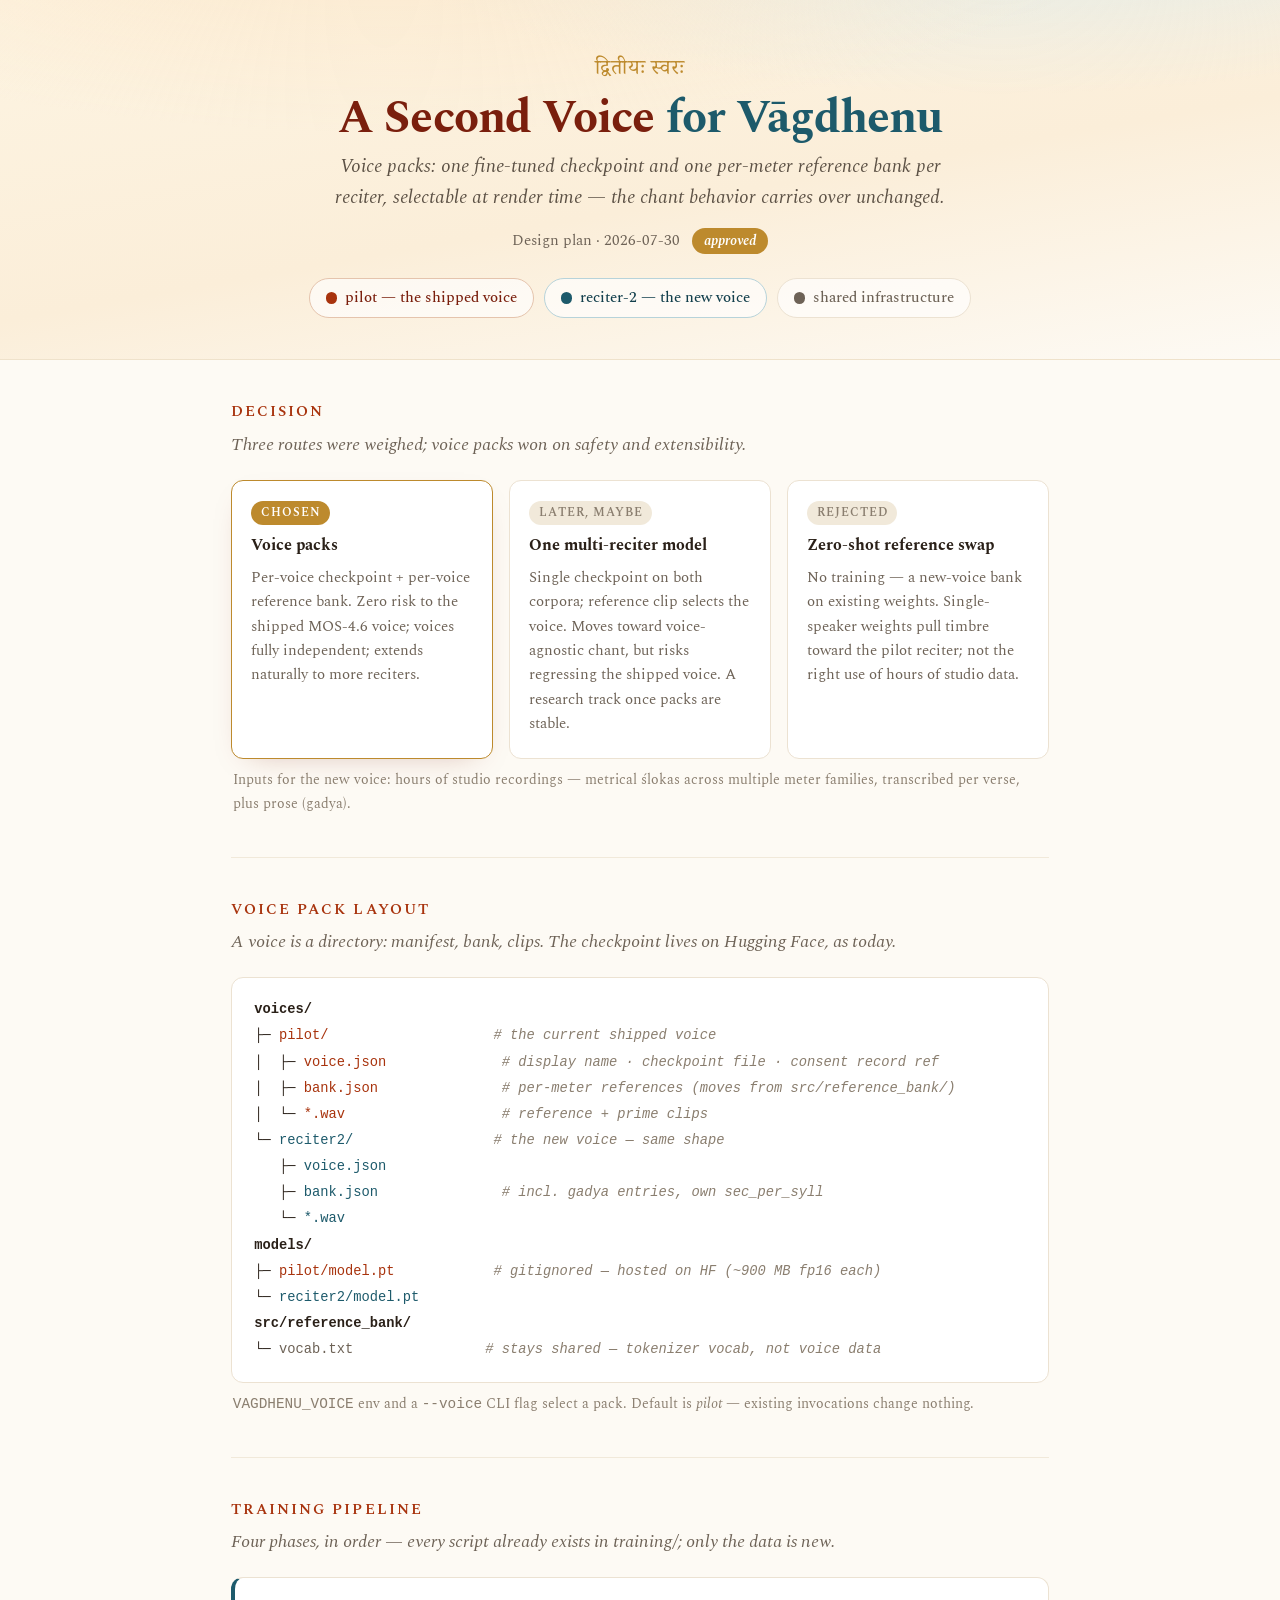
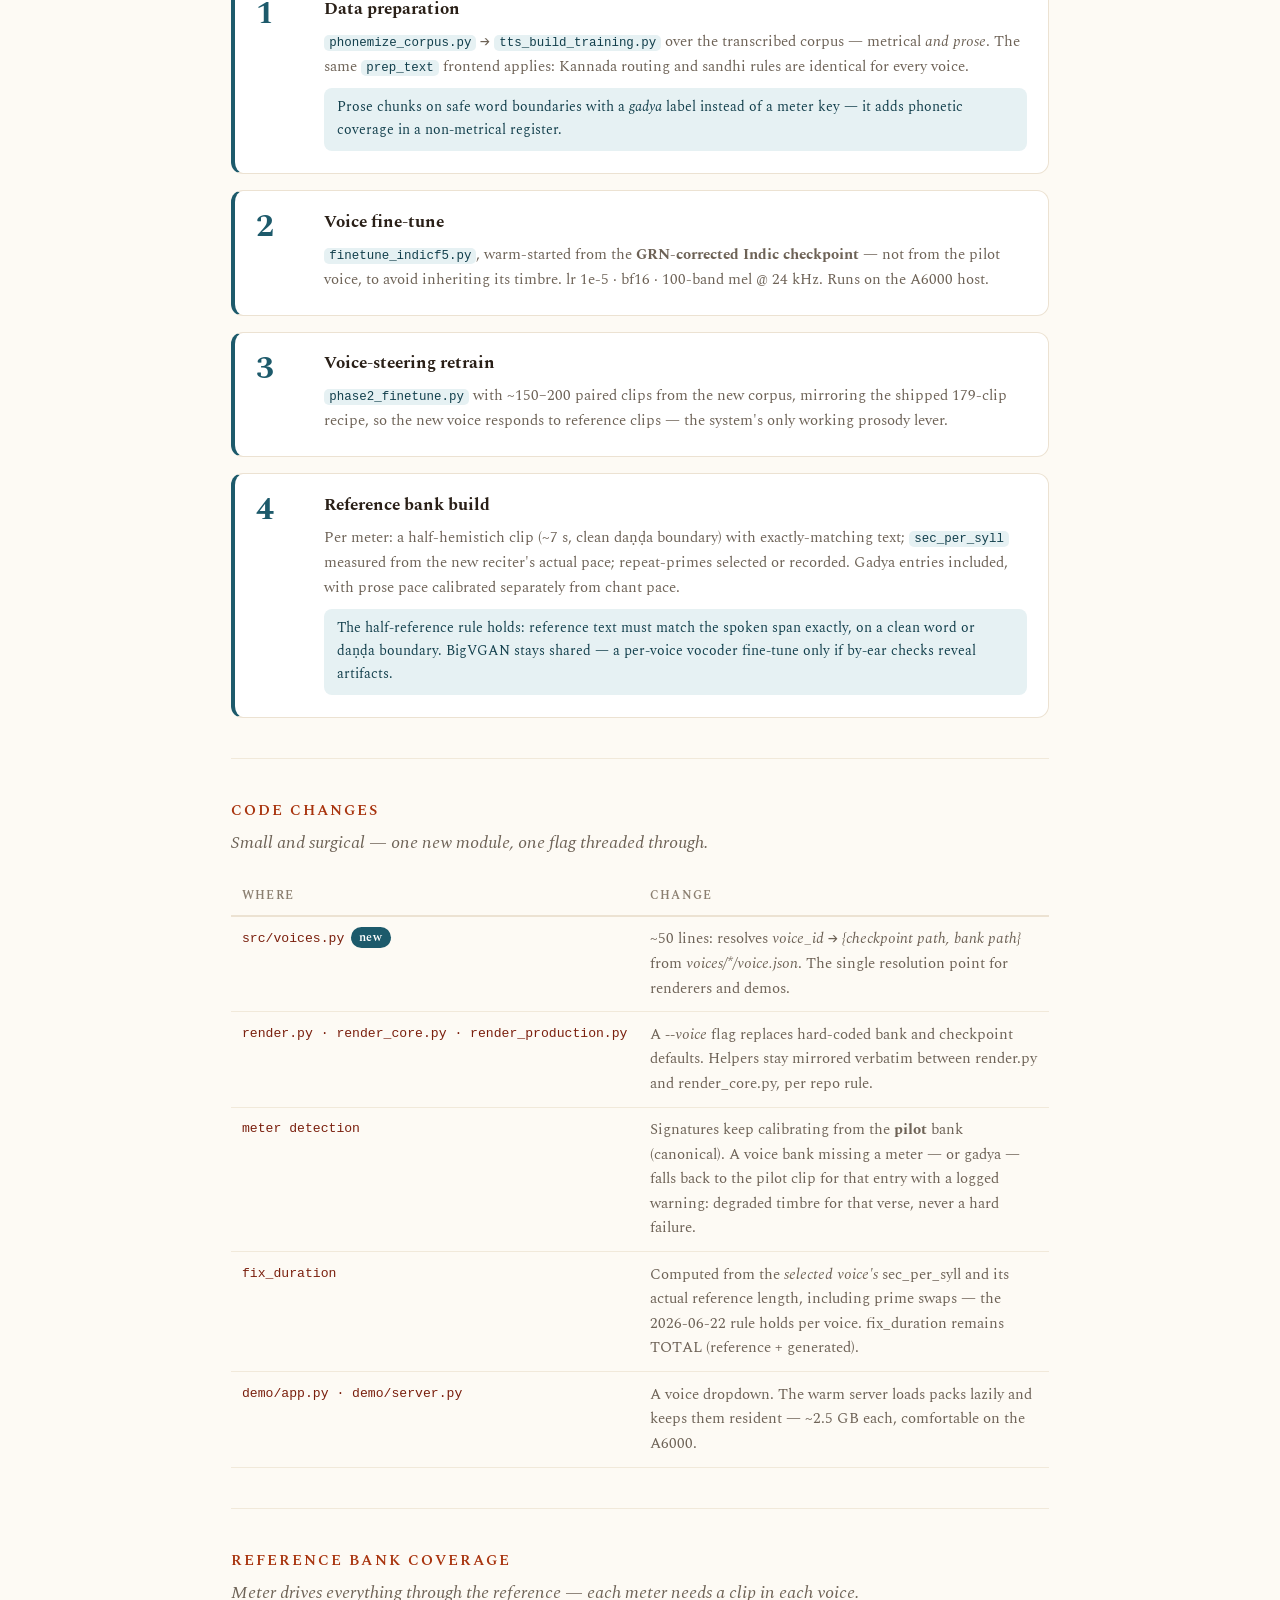
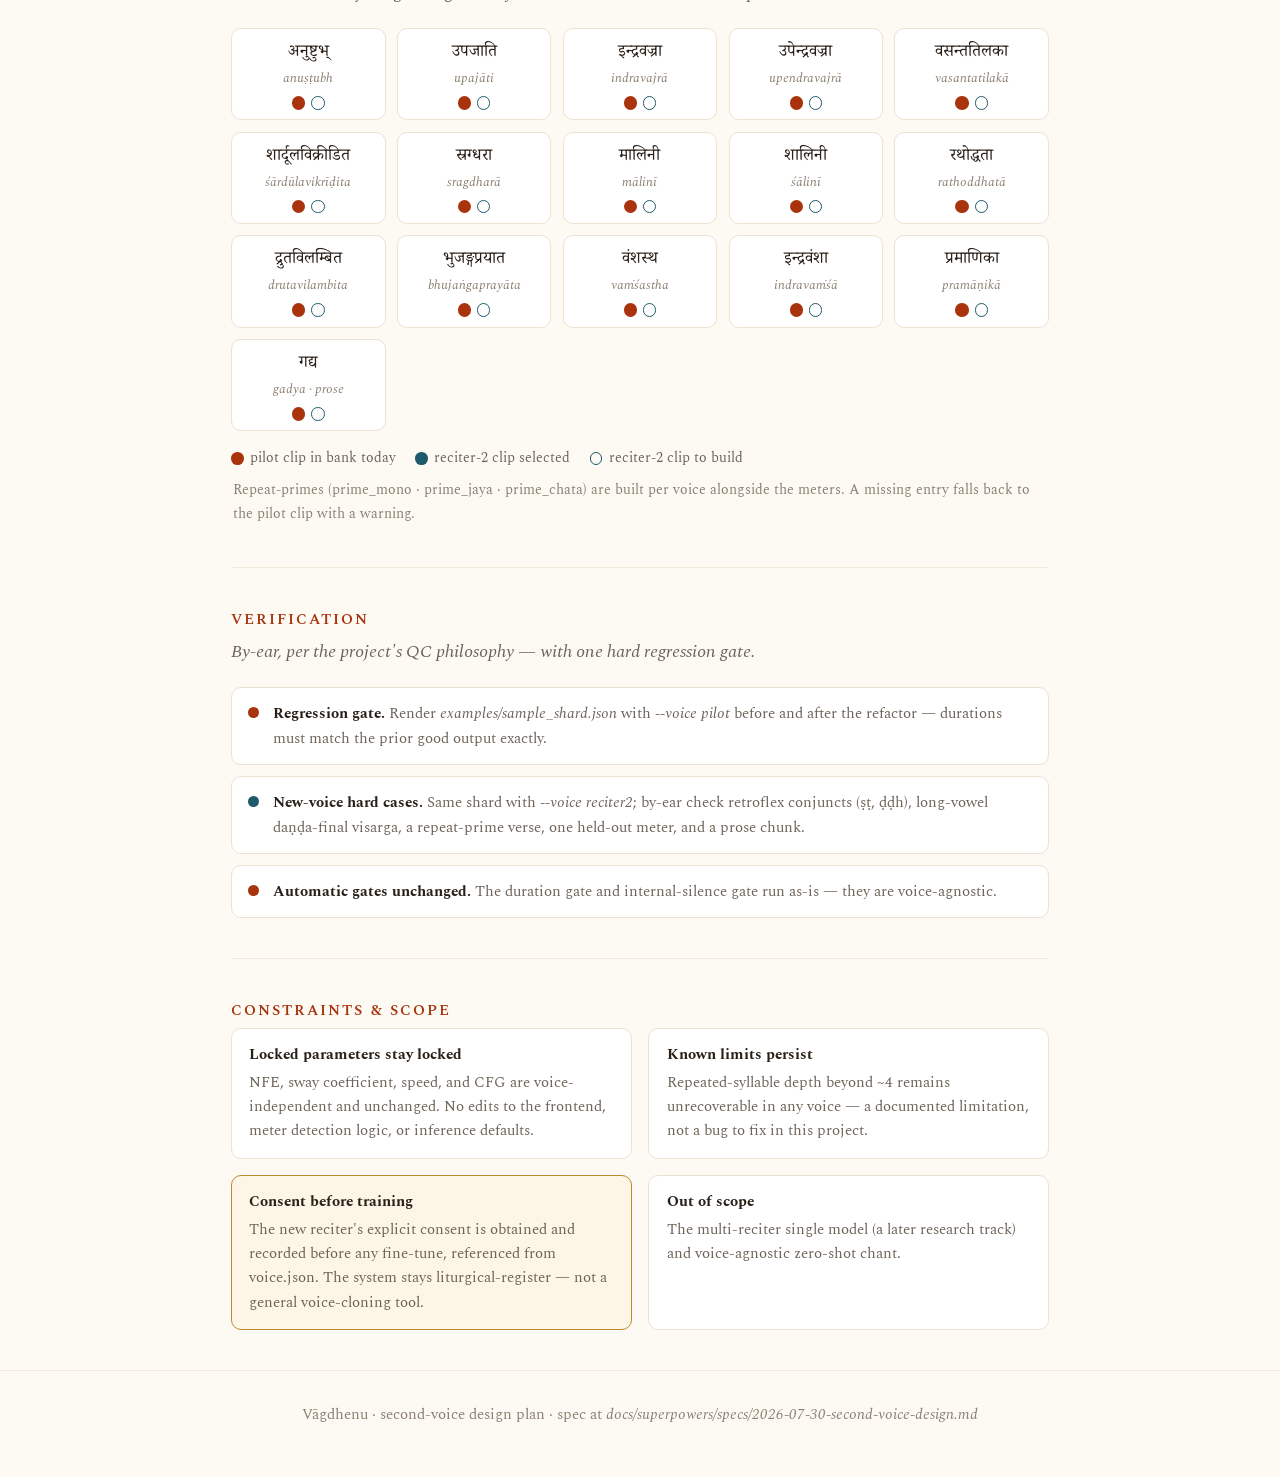
<file: design/index.html>
<!doctype html>
<html lang="en">
<head>
<meta charset="utf-8">
<meta name="viewport" content="width=device-width, initial-scale=1">
<title>Vāgdhenu — A Second Voice · Design Plan</title>
<meta name="description" content="Design plan for adding a second reciter's voice to Vāgdhenu via per-voice packs: fine-tuned checkpoint + per-meter reference bank, selectable at render time.">
<link rel="preconnect" href="https://fonts.googleapis.com">
<link rel="preconnect" href="https://fonts.gstatic.com" crossorigin>
<link href="https://fonts.googleapis.com/css2?family=Spectral:ital,wght@0,400;0,500;0,600;0,700;1,400&family=Noto+Serif+Devanagari:wght@400;500;600&display=swap" rel="stylesheet">
<link rel="stylesheet" href="design.css">
</head>
<body>

<header class="hero">
  <p class="sanskrit">द्वितीयः स्वरः</p>
  <h1>A Second Voice <span class="amp">for Vāgdhenu</span></h1>
  <p class="tag">Voice packs: one fine-tuned checkpoint and one per-meter reference bank per reciter, selectable at render time — the chant behavior carries over unchanged.</p>
  <p class="meta">Design plan · 2026-07-30 <span class="status">approved</span></p>
  <div class="voice-legend" role="list" aria-label="Voice color key used throughout this page">
    <span class="voice-chip pilot" role="listitem"><span class="dot" aria-hidden="true"></span> pilot — the shipped voice</span>
    <span class="voice-chip r2" role="listitem"><span class="dot" aria-hidden="true"></span> reciter-2 — the new voice</span>
    <span class="voice-chip shared" role="listitem"><span class="dot" aria-hidden="true"></span> shared infrastructure</span>
  </div>
</header>

<main class="wrap">

<section id="decision">
  <h2>Decision</h2>
  <p class="lead">Three routes were weighed; voice packs won on safety and extensibility.</p>
  <div class="decision">
    <div class="dcard chosen">
      <span class="verdict">chosen</span>
      <h3>Voice packs</h3>
      <p>Per-voice checkpoint + per-voice reference bank. Zero risk to the shipped MOS-4.6 voice; voices fully independent; extends naturally to more reciters.</p>
    </div>
    <div class="dcard rejected">
      <span class="verdict">later, maybe</span>
      <h3>One multi-reciter model</h3>
      <p>Single checkpoint on both corpora; reference clip selects the voice. Moves toward voice-agnostic chant, but risks regressing the shipped voice. A research track once packs are stable.</p>
    </div>
    <div class="dcard rejected">
      <span class="verdict">rejected</span>
      <h3>Zero-shot reference swap</h3>
      <p>No training — a new-voice bank on existing weights. Single-speaker weights pull timbre toward the pilot reciter; not the right use of hours of studio data.</p>
    </div>
  </div>
  <p class="note">Inputs for the new voice: hours of studio recordings — metrical ślokas across multiple meter families, transcribed per verse, plus prose (gadya).</p>
</section>

<section id="layout">
  <h2>Voice pack layout</h2>
  <p class="lead">A voice is a directory: manifest, bank, clips. The checkpoint lives on Hugging Face, as today.</p>
  <div class="tree" aria-label="Repository layout for voice packs">
    <div class="row"><span class="dir">voices/</span></div>
    <div class="row">├─ <span class="pilot">pilot/</span>                    <span class="c"># the current shipped voice</span></div>
    <div class="row">│  ├─ <span class="pilot">voice.json</span>              <span class="c"># display name · checkpoint file · consent record ref</span></div>
    <div class="row">│  ├─ <span class="pilot">bank.json</span>               <span class="c"># per-meter references (moves from src/reference_bank/)</span></div>
    <div class="row">│  └─ <span class="pilot">*.wav</span>                   <span class="c"># reference + prime clips</span></div>
    <div class="row">└─ <span class="r2">reciter2/</span>                 <span class="c"># the new voice — same shape</span></div>
    <div class="row">   ├─ <span class="r2">voice.json</span></div>
    <div class="row">   ├─ <span class="r2">bank.json</span>               <span class="c"># incl. gadya entries, own sec_per_syll</span></div>
    <div class="row">   └─ <span class="r2">*.wav</span></div>
    <div class="row"><span class="dir">models/</span></div>
    <div class="row">├─ <span class="pilot">pilot/model.pt</span>            <span class="c"># gitignored — hosted on HF (~900 MB fp16 each)</span></div>
    <div class="row">└─ <span class="r2">reciter2/model.pt</span></div>
    <div class="row"><span class="dir">src/reference_bank/</span></div>
    <div class="row">└─ <span class="shared">vocab.txt</span>                <span class="c"># stays shared — tokenizer vocab, not voice data</span></div>
  </div>
  <p class="note"><code>VAGDHENU_VOICE</code> env and a <code>--voice</code> CLI flag select a pack. Default is <em>pilot</em> — existing invocations change nothing.</p>
</section>

<section id="training">
  <h2>Training pipeline</h2>
  <p class="lead">Four phases, in order — every script already exists in <em>training/</em>; only the data is new.</p>
  <div class="phases">
    <div class="phase">
      <span class="num" aria-hidden="true"></span>
      <div>
        <h3>Data preparation</h3>
        <p><code>phonemize_corpus.py</code> → <code>tts_build_training.py</code> over the transcribed corpus — metrical <em>and prose</em>. The same <code>prep_text</code> frontend applies: Kannada routing and sandhi rules are identical for every voice.</p>
        <p class="rule">Prose chunks on safe word boundaries with a <em>gadya</em> label instead of a meter key — it adds phonetic coverage in a non-metrical register.</p>
      </div>
    </div>
    <div class="phase">
      <span class="num" aria-hidden="true"></span>
      <div>
        <h3>Voice fine-tune</h3>
        <p><code>finetune_indicf5.py</code>, warm-started from the <strong>GRN-corrected Indic checkpoint</strong> — not from the pilot voice, to avoid inheriting its timbre. lr 1e-5 · bf16 · 100-band mel @ 24 kHz. Runs on the A6000 host.</p>
      </div>
    </div>
    <div class="phase">
      <span class="num" aria-hidden="true"></span>
      <div>
        <h3>Voice-steering retrain</h3>
        <p><code>phase2_finetune.py</code> with ~150–200 paired clips from the new corpus, mirroring the shipped 179-clip recipe, so the new voice responds to reference clips — the system's only working prosody lever.</p>
      </div>
    </div>
    <div class="phase">
      <span class="num" aria-hidden="true"></span>
      <div>
        <h3>Reference bank build</h3>
        <p>Per meter: a half-hemistich clip (~7 s, clean daṇḍa boundary) with exactly-matching text; <code>sec_per_syll</code> measured from the new reciter's actual pace; repeat-primes selected or recorded. Gadya entries included, with prose pace calibrated separately from chant pace.</p>
        <p class="rule">The half-reference rule holds: reference text must match the spoken span exactly, on a clean word or daṇḍa boundary. BigVGAN stays shared — a per-voice vocoder fine-tune only if by-ear checks reveal artifacts.</p>
      </div>
    </div>
  </div>
</section>

<section id="code">
  <h2>Code changes</h2>
  <p class="lead">Small and surgical — one new module, one flag threaded through.</p>
  <table class="changes">
    <thead>
      <tr><th scope="col">Where</th><th scope="col">Change</th></tr>
    </thead>
    <tbody>
      <tr>
        <td>src/voices.py<span class="new-badge">new</span></td>
        <td>~50 lines: resolves <em>voice_id → {checkpoint path, bank path}</em> from <em>voices/*/voice.json</em>. The single resolution point for renderers and demos.</td>
      </tr>
      <tr>
        <td>render.py · render_core.py · render_production.py</td>
        <td>A <em>--voice</em> flag replaces hard-coded bank and checkpoint defaults. Helpers stay mirrored verbatim between render.py and render_core.py, per repo rule.</td>
      </tr>
      <tr>
        <td>meter detection</td>
        <td>Signatures keep calibrating from the <strong>pilot</strong> bank (canonical). A voice bank missing a meter — or gadya — falls back to the pilot clip for that entry with a logged warning: degraded timbre for that verse, never a hard failure.</td>
      </tr>
      <tr>
        <td>fix_duration</td>
        <td>Computed from the <em>selected voice's</em> sec_per_syll and its actual reference length, including prime swaps — the 2026-06-22 rule holds per voice. fix_duration remains TOTAL (reference + generated).</td>
      </tr>
      <tr>
        <td>demo/app.py · demo/server.py</td>
        <td>A voice dropdown. The warm server loads packs lazily and keeps them resident — ~2.5 GB each, comfortable on the A6000.</td>
      </tr>
    </tbody>
  </table>
</section>

<section id="bank">
  <h2>Reference bank coverage</h2>
  <p class="lead">Meter drives everything through the reference — each meter needs a clip in each voice.</p>
  <div class="bank-grid">
    <div class="meter"><span class="deva">अनुष्टुभ्</span><span class="iast">anuṣṭubh</span><span class="dots"><i class="vdot have"></i><i class="vdot pending"></i></span></div>
    <div class="meter"><span class="deva">उपजाति</span><span class="iast">upajāti</span><span class="dots"><i class="vdot have"></i><i class="vdot pending"></i></span></div>
    <div class="meter"><span class="deva">इन्द्रवज्रा</span><span class="iast">indravajrā</span><span class="dots"><i class="vdot have"></i><i class="vdot pending"></i></span></div>
    <div class="meter"><span class="deva">उपेन्द्रवज्रा</span><span class="iast">upendravajrā</span><span class="dots"><i class="vdot have"></i><i class="vdot pending"></i></span></div>
    <div class="meter"><span class="deva">वसन्ततिलका</span><span class="iast">vasantatilakā</span><span class="dots"><i class="vdot have"></i><i class="vdot pending"></i></span></div>
    <div class="meter"><span class="deva">शार्दूलविक्रीडित</span><span class="iast">śārdūlavikrīḍita</span><span class="dots"><i class="vdot have"></i><i class="vdot pending"></i></span></div>
    <div class="meter"><span class="deva">स्रग्धरा</span><span class="iast">sragdharā</span><span class="dots"><i class="vdot have"></i><i class="vdot pending"></i></span></div>
    <div class="meter"><span class="deva">मालिनी</span><span class="iast">mālinī</span><span class="dots"><i class="vdot have"></i><i class="vdot pending"></i></span></div>
    <div class="meter"><span class="deva">शालिनी</span><span class="iast">śālinī</span><span class="dots"><i class="vdot have"></i><i class="vdot pending"></i></span></div>
    <div class="meter"><span class="deva">रथोद्धता</span><span class="iast">rathoddhatā</span><span class="dots"><i class="vdot have"></i><i class="vdot pending"></i></span></div>
    <div class="meter"><span class="deva">द्रुतविलम्बित</span><span class="iast">drutavilambita</span><span class="dots"><i class="vdot have"></i><i class="vdot pending"></i></span></div>
    <div class="meter"><span class="deva">भुजङ्गप्रयात</span><span class="iast">bhujaṅgaprayāta</span><span class="dots"><i class="vdot have"></i><i class="vdot pending"></i></span></div>
    <div class="meter"><span class="deva">वंशस्थ</span><span class="iast">vaṁśastha</span><span class="dots"><i class="vdot have"></i><i class="vdot pending"></i></span></div>
    <div class="meter"><span class="deva">इन्द्रवंशा</span><span class="iast">indravaṁśā</span><span class="dots"><i class="vdot have"></i><i class="vdot pending"></i></span></div>
    <div class="meter"><span class="deva">प्रमाणिका</span><span class="iast">pramāṇikā</span><span class="dots"><i class="vdot have"></i><i class="vdot pending"></i></span></div>
    <div class="meter"><span class="deva">गद्य</span><span class="iast">gadya · prose</span><span class="dots"><i class="vdot have"></i><i class="vdot pending"></i></span></div>
  </div>
  <div class="bank-key" aria-label="Coverage key">
    <span><i class="k-have"></i> pilot clip in bank today</span>
    <span><i class="k-build"></i> reciter-2 clip selected</span>
    <span><i class="k-pending"></i> reciter-2 clip to build</span>
  </div>
  <p class="note">Repeat-primes (prime_mono · prime_jaya · prime_chata) are built per voice alongside the meters. A missing entry falls back to the pilot clip with a warning.</p>
</section>

<section id="verification">
  <h2>Verification</h2>
  <p class="lead">By-ear, per the project's QC philosophy — with one hard regression gate.</p>
  <ul class="checks">
    <li class="gate"><strong>Regression gate.</strong> Render <em>examples/sample_shard.json</em> with <em>--voice pilot</em> before and after the refactor — durations must match the prior good output exactly.</li>
    <li class="ear"><strong>New-voice hard cases.</strong> Same shard with <em>--voice reciter2</em>; by-ear check retroflex conjuncts (ṣṭ, ḍḍh), long-vowel daṇḍa-final visarga, a repeat-prime verse, one held-out meter, and a prose chunk.</li>
    <li class="gate"><strong>Automatic gates unchanged.</strong> The duration gate and internal-silence gate run as-is — they are voice-agnostic.</li>
  </ul>
</section>

<section id="constraints">
  <h2>Constraints &amp; scope</h2>
  <div class="constraints">
    <div class="constraint">
      <strong>Locked parameters stay locked</strong>
      NFE, sway coefficient, speed, and CFG are voice-independent and unchanged. No edits to the frontend, meter detection logic, or inference defaults.
    </div>
    <div class="constraint">
      <strong>Known limits persist</strong>
      Repeated-syllable depth beyond ~4 remains unrecoverable in any voice — a documented limitation, not a bug to fix in this project.
    </div>
    <div class="constraint ethics">
      <strong>Consent before training</strong>
      The new reciter's explicit consent is obtained and recorded before any fine-tune, referenced from voice.json. The system stays liturgical-register — not a general voice-cloning tool.
    </div>
    <div class="constraint">
      <strong>Out of scope</strong>
      The multi-reciter single model (a later research track) and voice-agnostic zero-shot chant.
    </div>
  </div>
</section>

</main>

<footer>
  Vāgdhenu · second-voice design plan · spec at <em>docs/superpowers/specs/2026-07-30-second-voice-design.md</em>
</footer>

</body>
</html>
</file>
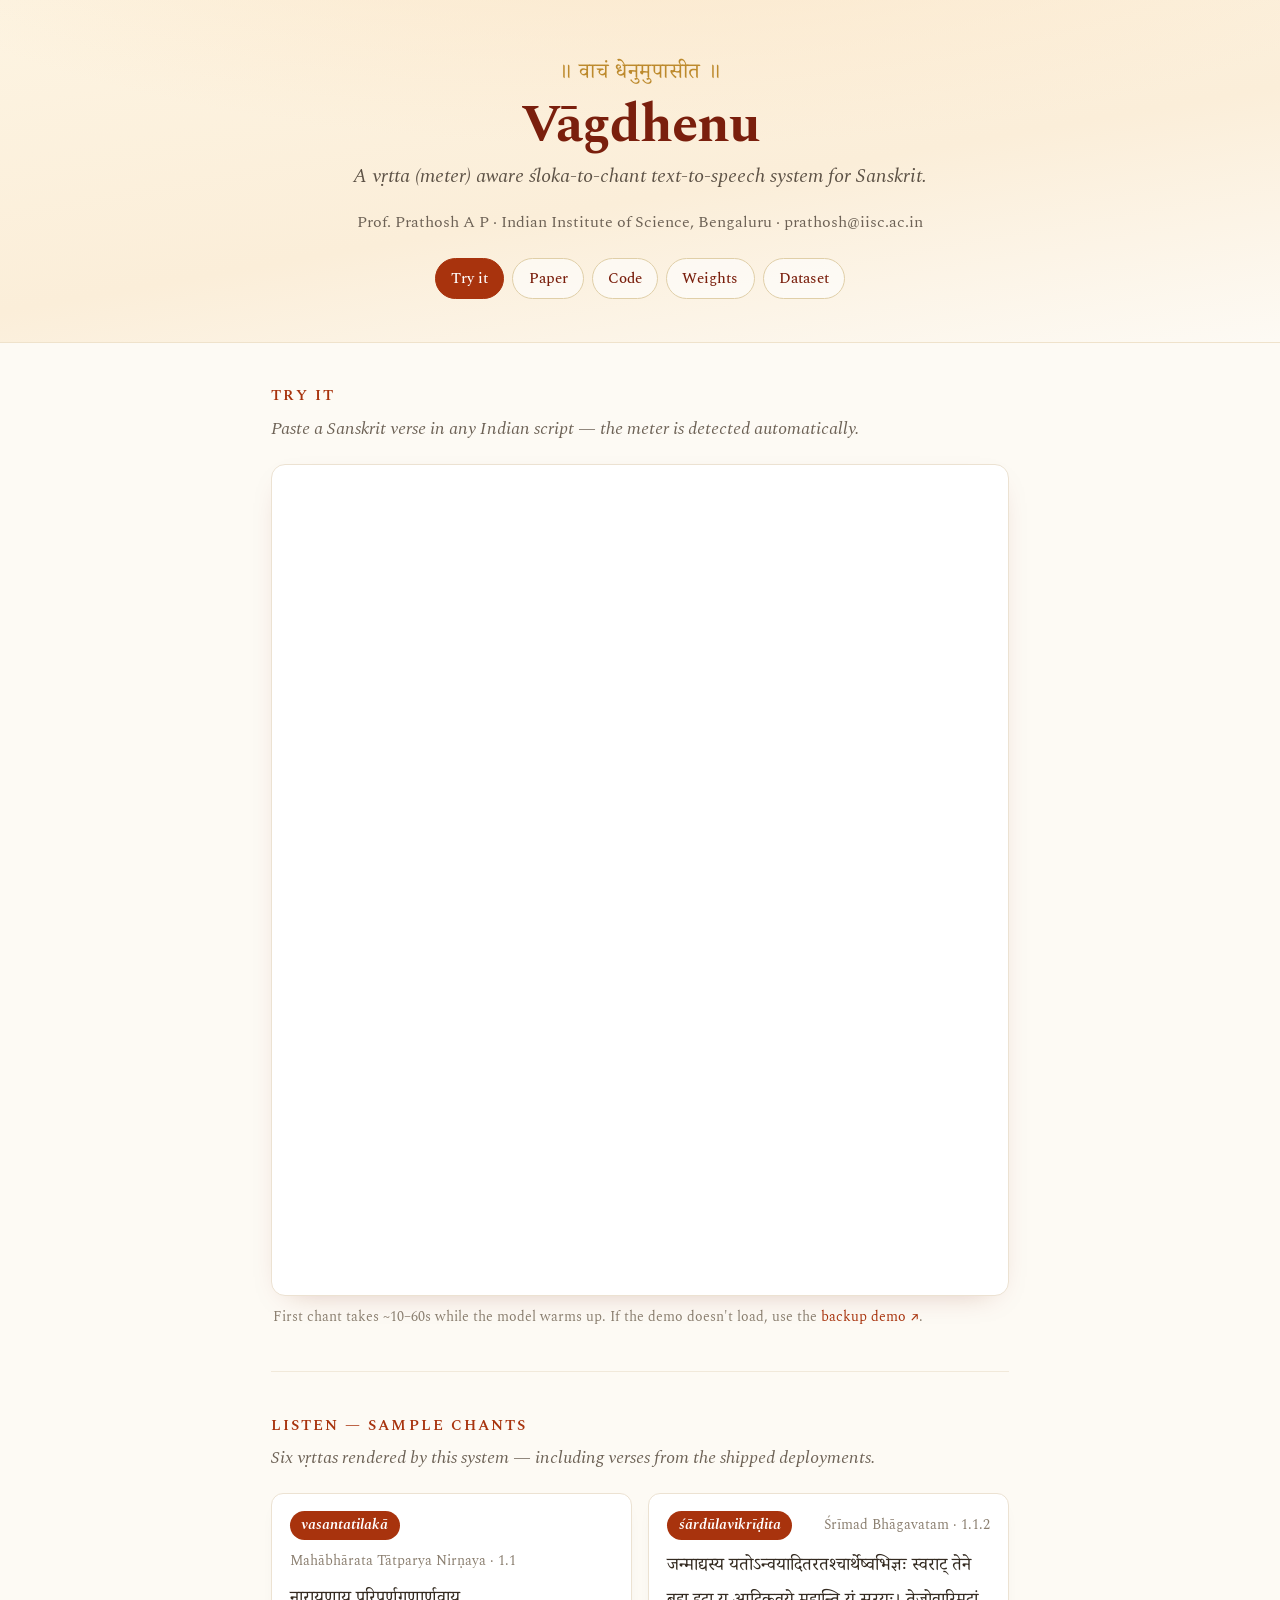
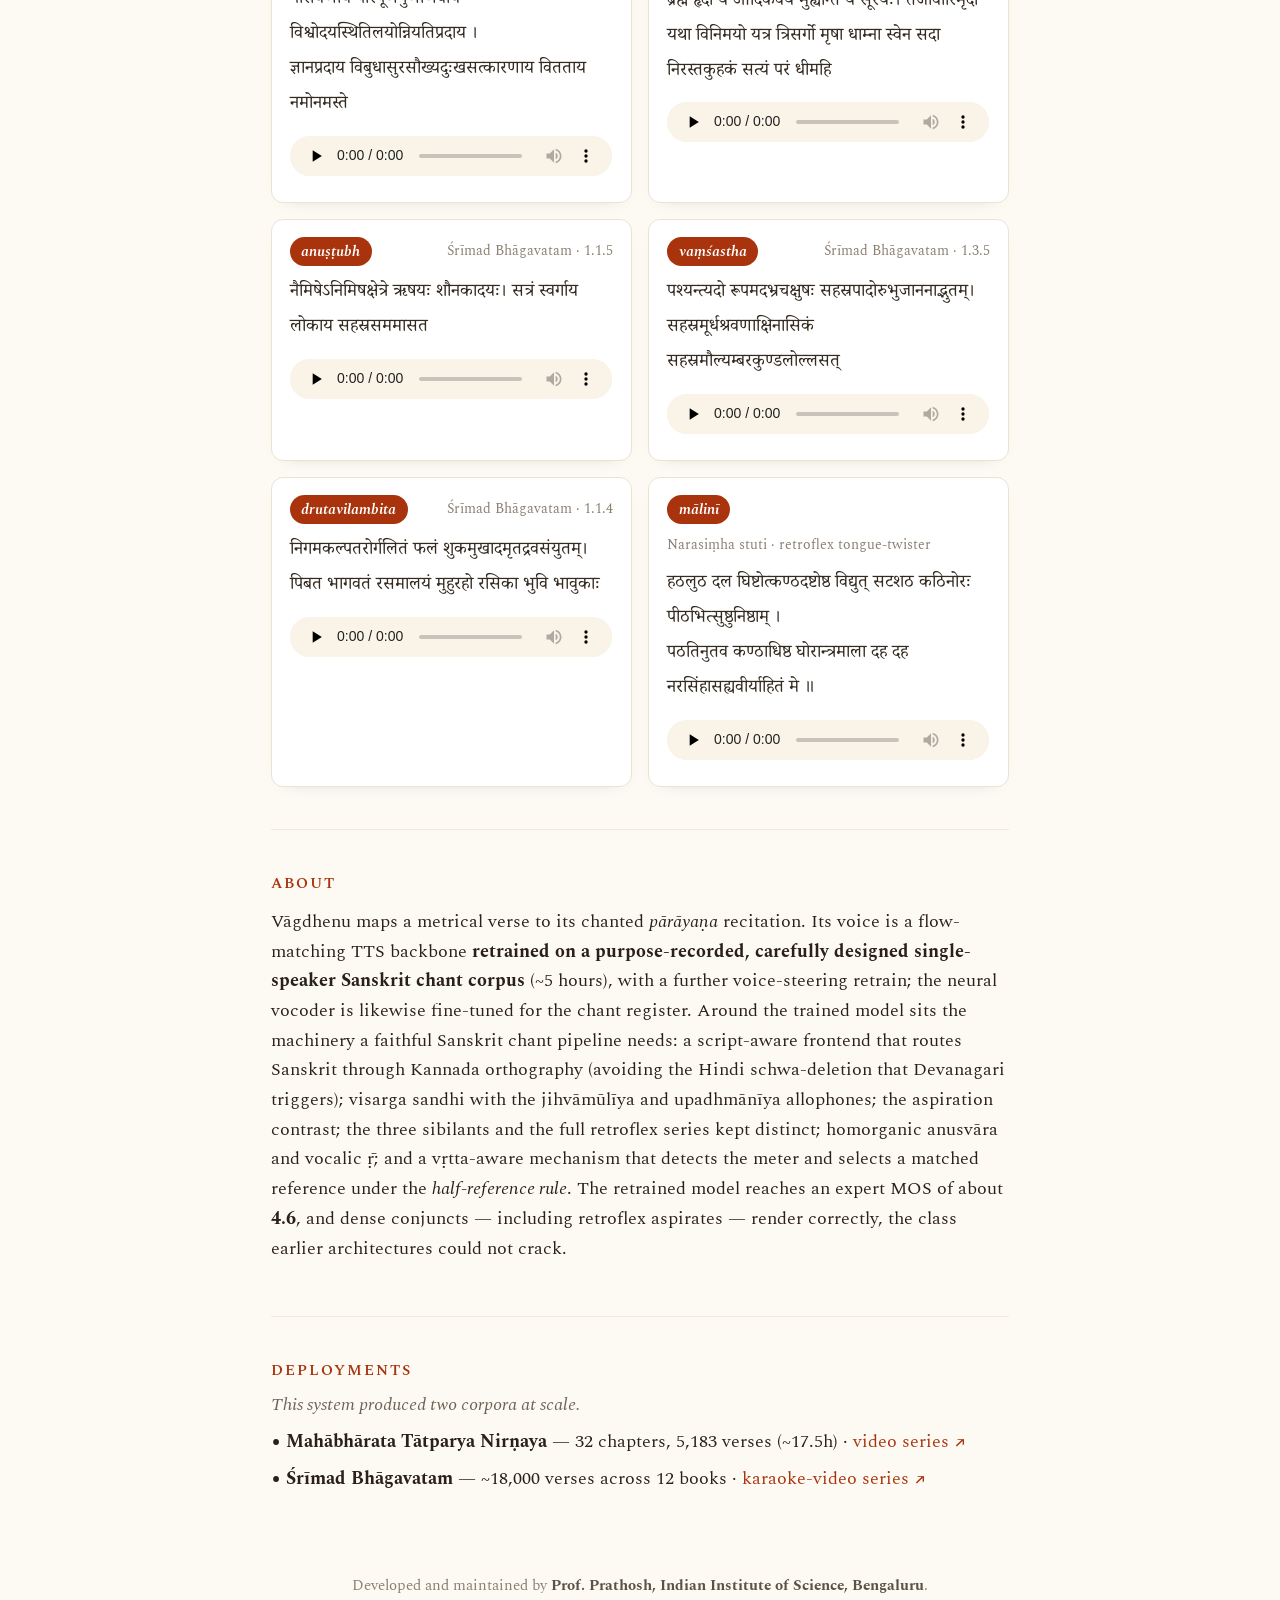
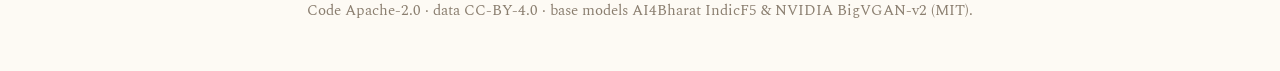
<file: docs/index.html>
<!doctype html>
<html lang="en">
<head>
<meta charset="utf-8">
<meta name="viewport" content="width=device-width, initial-scale=1">
<title>Vāgdhenu — A Vṛtta-Aware Śloka-to-Chant TTS for Sanskrit</title>
<meta name="description" content="Vāgdhenu: a meter-aware Sanskrit śloka-to-chant text-to-speech system. Prof. Prathosh A P, Indian Institute of Science, Bengaluru.">
<meta property="og:title" content="Vāgdhenu — Sanskrit Śloka-to-Chant TTS">
<meta property="og:description" content="A vṛtta (meter) aware śloka-to-chant system for Sanskrit. Try the live demo, hear sample chants, read the paper.">
<link rel="preconnect" href="https://fonts.googleapis.com">
<link rel="preconnect" href="https://fonts.gstatic.com" crossorigin>
<link href="https://fonts.googleapis.com/css2?family=Spectral:ital,wght@0,400;0,500;0,600;0,700;1,400&family=Noto+Serif+Devanagari:wght@400;500;600&display=swap" rel="stylesheet">
<style>
  :root {
    --ink:#2a2018; --soft:#6d6256; --accent:#a8330d; --gold:#bd8a2d;
    --line:#ece2d2; --bg:#fdfaf4; --card:#ffffff;
  }
  *{box-sizing:border-box}
  html{scroll-behavior:smooth}
  body{margin:0;background:var(--bg);color:#2a2018;
        font-family:'Spectral',Georgia,serif;font-size:18px;line-height:1.65;
        -webkit-font-smoothing:antialiased}
  .wrap{max-width:780px;margin:0 auto;padding:0 1.3rem}
  a{color:#a8330d;text-decoration:none}
  a:hover{text-decoration:underline}

  /* hero */
  header.hero{background:
      radial-gradient(1200px 380px at 50% -120px, #fbe6c9 0%, rgba(251,230,201,0) 70%),
      linear-gradient(170deg,#fdf4e2 0%, #fbeed9 55%, #fdfaf4 100%);
      border-bottom:1px solid #efe2cb;text-align:center;
      padding:3.6rem 1.3rem 2.7rem}
  .sanskrit{font-family:'Noto Serif Devanagari',serif;color:#bd8a2d;
             font-size:1.35rem;letter-spacing:.03em;margin:0 0 .35rem}
  h1{font-size:3.3rem;line-height:1;margin:.1rem 0 .5rem;font-weight:700;
      color:#7a1f0d;letter-spacing:-.02em}
  .tag{font-size:1.22rem;font-style:italic;color:#5c5145;margin:.2rem auto 1.1rem;max-width:30em}
  .by{color:#6d6256;font-size:1rem;margin:0 0 1.4rem}
  .by a{color:#6d6256}
  .pills{display:flex;flex-wrap:wrap;gap:.5rem;justify-content:center;margin-top:.4rem}
  .pill{display:inline-block;padding:.42rem .95rem;border:1px solid #e0cfa8;border-radius:999px;
         background:rgba(255,255,255,.6);color:#7a1f0d;font-size:.95rem;font-weight:500;
         transition:all .15s ease}
  .pill:hover{background:#a8330d;color:#fff;border-color:#a8330d;text-decoration:none}
  .pill.primary{background:#a8330d;color:#fff;border-color:#a8330d}
  .pill.primary:hover{background:#7a1f0d;border-color:#7a1f0d}

  section{padding:2.6rem 0}
  section + section{border-top:1px solid #f1e9da}
  h2{font-family:'Spectral',serif;font-size:.92rem;text-transform:uppercase;letter-spacing:.14em;
      color:#a8330d;font-weight:600;margin:0 0 .3rem}
  h2 + .lead{color:#6d6256;margin:.1rem 0 1.3rem;font-style:italic}
  p{margin:.7rem 0}

  .demo{border:1px solid #ece2d2;border-radius:14px;overflow:hidden;background:#fff;
         box-shadow:0 10px 30px -18px rgba(122,31,13,.35)}
  .demo iframe{display:block;width:100%;height:830px;border:0}
  .note{font-size:.9rem;color:#8a7e6f;margin:.6rem 2px 0}

  .clips{display:grid;grid-template-columns:repeat(2,1fr);gap:1rem}
  @media(max-width:600px){ .clips{grid-template-columns:1fr} }
  .clip{margin:0;background:#fff;border:1px solid #ece2d2;border-radius:12px;
         padding:1.05rem 1.15rem;box-shadow:0 6px 18px -16px rgba(0,0,0,.35)}
  .clip-head{display:flex;align-items:center;justify-content:space-between;gap:.6rem;flex-wrap:wrap}
  .badge{font-style:italic;font-weight:600;color:#fff;background:#a8330d;
          padding:.16rem .7rem;border-radius:999px;font-size:.92rem}
  .src{color:#8a7e6f;font-size:.9rem}
  .verse{font-family:'Noto Serif Devanagari',serif;font-size:1.12rem;line-height:1.95;
          color:#332a20;margin:.6rem 0 .8rem}
  audio{width:100%;height:40px}
  audio::-webkit-media-controls-panel{background:#faf4e8}

  .deploy p{margin:.45rem 0}
  footer{padding:2rem 0 3rem;color:#8a7e6f;font-size:.92rem;text-align:center}
  footer strong{color:#5c5145}
  @media(max-width:560px){ h1{font-size:2.5rem} body{font-size:17px} .demo iframe{height:860px} }
</style>
</head>
<body>
<header class="hero">
  <div class="wrap">
    <p class="sanskrit">॥ वाचं धेनुमुपासीत ॥</p>
    <h1>Vāgdhenu</h1>
    <p class="tag">A vṛtta (meter) aware śloka-to-chant text-to-speech system for Sanskrit.</p>
    <p class="by">Prof. Prathosh A P · Indian Institute of Science, Bengaluru · <a href="mailto:prathosh@iisc.ac.in">prathosh@iisc.ac.in</a></p>
    <div class="pills">
      <a class="pill primary" href="#try">Try it</a>
      <a class="pill" href="vagdhenu_paper.pdf">Paper</a>
      <a class="pill" href="https://github.com/prathoshap/vagdhenu">Code</a>
      <a class="pill" href="https://huggingface.co/prathoshap/vagdhenu">Weights</a>
      <a class="pill" href="https://huggingface.co/datasets/prathoshap/vagdhenu-data">Dataset</a>
    </div>
  </div>
</header>

<div class="wrap">
  <section id="try">
    <h2>Try it</h2>
    <p class="lead">Paste a Sanskrit verse in any Indian script — the meter is detected automatically.</p>
    <div class="demo">
      <iframe id="demoframe" loading="lazy" allow="autoplay" title="Vāgdhenu live demo"></iframe>
    </div>
    <p class="note">First chant takes ~10–60s while the model warms up. If the demo doesn't load,
      use the <a id="backuplink" href="https://prathoshap-vagdhenu-demo.hf.space?__theme=light" target="_blank" rel="noopener">backup demo&nbsp;↗</a>.</p>
  </section>

  <section>
    <h2>Listen — sample chants</h2>
    <p class="lead">Six vṛttas rendered by this system — including verses from the shipped deployments.</p>
    <div class="clips">
      <figure class="clip">
        <div class="clip-head">
          <span class="badge">vasantatilakā</span>
          <span class="src">Mahābhārata Tātparya Nirṇaya · 1.1</span>
        </div>
        <p class="verse">नारायणाय परिपूर्णगुणार्णवाय विश्वोदयस्थितिलयोन्नियतिप्रदाय ।<br>ज्ञानप्रदाय विबुधासुरसौख्यदुःखसत्कारणाय वितताय नमोनमस्ते</p>
        <audio controls preload="none" src="audio/01_vasantatilaka_mbtn.mp3"></audio>
      </figure>
      <figure class="clip">
        <div class="clip-head">
          <span class="badge">śārdūlavikrīḍita</span>
          <span class="src">Śrīmad Bhāgavatam · 1.1.2</span>
        </div>
        <p class="verse">जन्माद्यस्य यतोऽन्वयादितरतश्‍चार्थेष्वभिज्ञः स्वराट् तेने ब्रह्म हृदा य आदिकवये मुह्यन्ति यं सूरयः। तेजोवारिमृदां यथा विनिमयो यत्र त्रिसर्गो मृषा धाम्ना स्वेन सदा निरस्तकुहकं सत्यं परं धीमहि</p>
        <audio controls preload="none" src="audio/02_shardulavikridita_bhagavatam.mp3"></audio>
      </figure>
      <figure class="clip">
        <div class="clip-head">
          <span class="badge">anuṣṭubh</span>
          <span class="src">Śrīmad Bhāgavatam · 1.1.5</span>
        </div>
        <p class="verse">नैमिषेऽनिमिषक्षेत्रे ऋषयः शौनकादयः। सत्रं स्वर्गाय लोकाय सहस्रसममासत</p>
        <audio controls preload="none" src="audio/03_anushtubh_bhagavatam.mp3"></audio>
      </figure>
      <figure class="clip">
        <div class="clip-head">
          <span class="badge">vaṃśastha</span>
          <span class="src">Śrīmad Bhāgavatam · 1.3.5</span>
        </div>
        <p class="verse">पश्यन्त्यदो रूपमदभ्रचक्षुषः सहस्रपादोरुभुजाननाद्भुतम्। सहस्रमूर्धश्रवणाक्षिनासिकं सहस्रमौल्यम्बरकुण्डलोल्‍लसत्</p>
        <audio controls preload="none" src="audio/04_vamshastha_bhagavatam.mp3"></audio>
      </figure>
      <figure class="clip">
        <div class="clip-head">
          <span class="badge">drutavilambita</span>
          <span class="src">Śrīmad Bhāgavatam · 1.1.4</span>
        </div>
        <p class="verse">निगमकल्पतरोर्गलितं फलं शुकमुखादमृतद्रवसंयुतम्। पिबत भागवतं रसमालयं मुहुरहो रसिका भुवि भावुकाः</p>
        <audio controls preload="none" src="audio/05_drutavilambita_bhagavatam.mp3"></audio>
      </figure>
      <figure class="clip">
        <div class="clip-head">
          <span class="badge">mālinī</span>
          <span class="src">Narasiṃha stuti · retroflex tongue-twister</span>
        </div>
        <p class="verse">हठलुठ दल घिष्टोत्कण्ठदष्टोष्ठ विद्युत् सटशठ कठिनोरः पीठभित्सुष्ठुनिष्ठाम् ।<br>पठतिनुतव कण्ठाधिष्ठ घोरान्त्रमाला दह दह नरसिंहासह्यवीर्याहितं मे ॥</p>
        <audio controls preload="none" src="audio/06_malini_narasimha.mp3"></audio>
      </figure>
    </div>
  </section>

  <section>
    <h2>About</h2>
    <p>Vāgdhenu maps a metrical verse to its chanted <em>pārāyaṇa</em> recitation. Its voice is a
    flow-matching TTS backbone <strong>retrained on a purpose-recorded, carefully designed
    single-speaker Sanskrit chant corpus</strong> (~5 hours), with a further voice-steering retrain;
    the neural vocoder is likewise fine-tuned for the chant register. Around the trained model sits
    the machinery a faithful Sanskrit chant pipeline needs: a script-aware frontend that routes
    Sanskrit through Kannada orthography (avoiding the Hindi schwa-deletion that Devanagari triggers);
    visarga sandhi with the jihvāmūlīya and upadhmānīya allophones; the aspiration contrast; the three
    sibilants and the full retroflex series kept distinct; homorganic anusvāra and vocalic ṝ; and a
    vṛtta-aware mechanism that detects the meter and selects a matched reference under the
    <em>half-reference rule</em>. The retrained model reaches an expert MOS of about <strong>4.6</strong>,
    and dense conjuncts — including retroflex aspirates — render correctly, the class earlier
    architectures could not crack.</p>
  </section>

  <section class="deploy">
    <h2>Deployments</h2>
    <p class="lead">This system produced two corpora at scale.</p>
    <p>● <strong>Mahābhārata Tātparya Nirṇaya</strong> — 32 chapters, 5,183 verses (~17.5h) ·
       <a href="https://www.youtube.com/playlist?list=PLL1s8qiaGy0IP0G_PhlwaGA5EOfzoKrV_">video series ↗</a></p>
    <p>● <strong>Śrīmad Bhāgavatam</strong> — ~18,000 verses across 12 books ·
       <a href="https://www.youtube.com/playlist?list=PLDiYyVdyo2Sc">karaoke-video series ↗</a></p>
  </section>

  <footer>
    Developed and maintained by <strong>Prof. Prathosh, Indian Institute of Science, Bengaluru</strong>.<br>
    Code Apache-2.0 · data CC-BY-4.0 · base models AI4Bharat IndicF5 &amp; NVIDIA BigVGAN-v2 (MIT).
  </footer>
</div>
<script>
(function(){
  // ece A6000 only (no per-visitor quota). HF Space kept ONLY as an automatic fallback
  // if ece is unreachable. (HF_SHARE=0 → no proactive HF routing; it threw ZeroGPU quota notices.)
  var ECE = "https://demo.prathosh.in/?__theme=light";
  var HF  = "https://prathoshap-vagdhenu-demo.hf.space?__theme=light";
  var HF_SHARE = 0.0;   // 0 = everyone on ece (HF only as down-fallback)
  var frame = document.getElementById("demoframe");
  function use(url){ frame.src = url; }
  if (Math.random() < HF_SHARE) { use(HF); return; }
  // ece for the rest; if it's unreachable within 6s, fall back to HF too
  var done = false, ctrl = new AbortController();
  var timer = setTimeout(function(){ if(!done){ done=true; ctrl.abort(); use(HF); } }, 6000);
  fetch(ECE, {mode:"no-cors", signal:ctrl.signal, cache:"no-store"})
    .then(function(){ if(!done){ done=true; clearTimeout(timer); use(ECE); } })
    .catch(function(){ if(!done){ done=true; clearTimeout(timer); use(HF); } });
})();
</script>
</body>
</html>
</file>
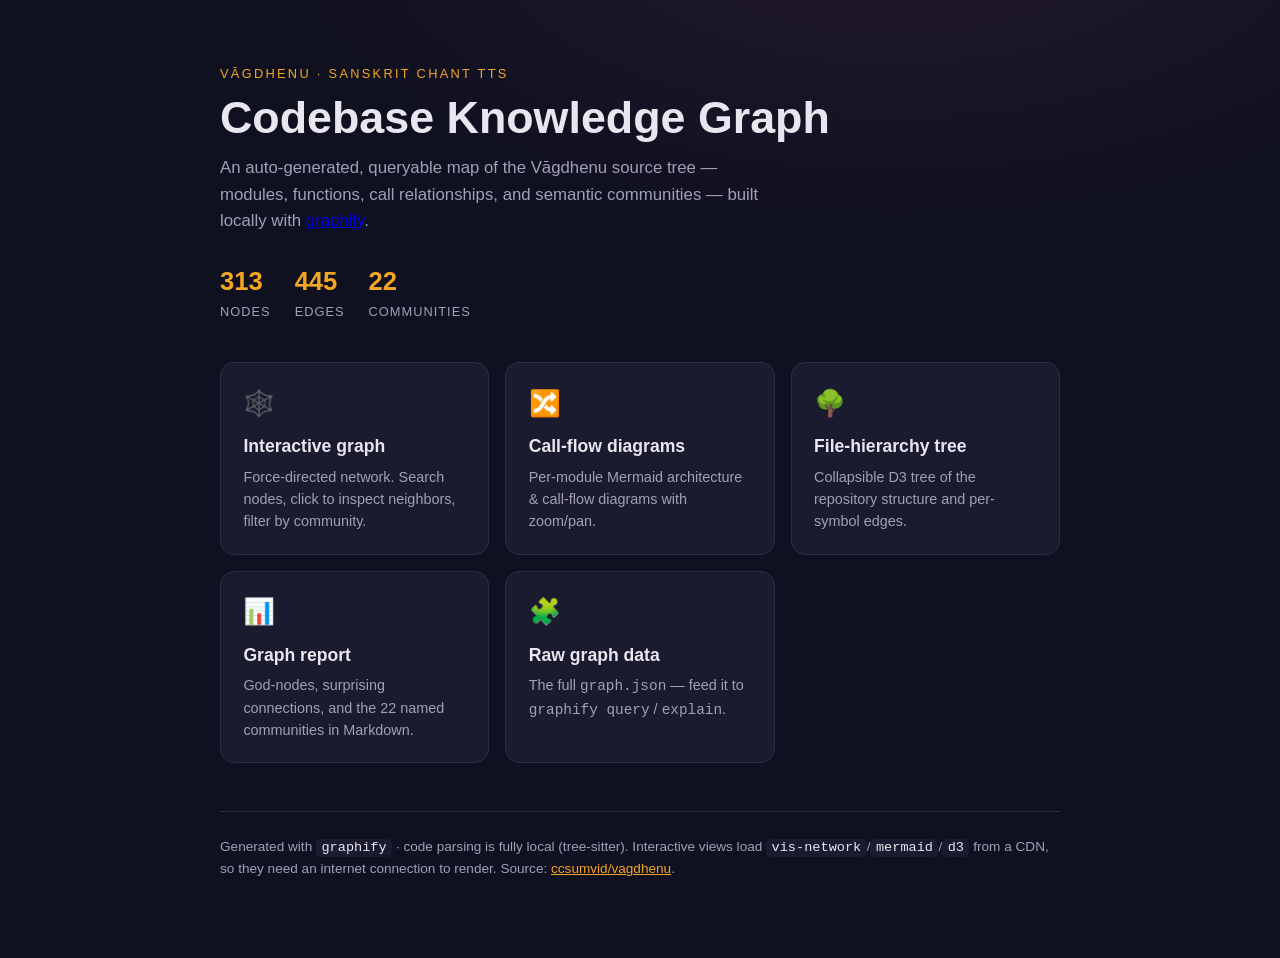
<file: docs/graph/index.html>
<!doctype html>
<html lang="en">
<head>
  <meta charset="utf-8">
  <meta name="viewport" content="width=device-width, initial-scale=1">
  <title>Vāgdhenu — Codebase Knowledge Graph</title>
  <link rel="icon" href="data:image/svg+xml,<svg xmlns='http://www.w3.org/2000/svg' viewBox='0 0 100 100'><text y='.9em' font-size='90'>🕸️</text></svg>">
  <link rel="stylesheet" href="style.css">
</head>
<body>
  <div class="wrap">
    <header>
      <p class="eyebrow">Vāgdhenu · Sanskrit Chant TTS</p>
      <h1>Codebase Knowledge Graph</h1>
      <p class="lede">
        An auto-generated, queryable map of the Vāgdhenu source tree — modules, functions, call
        relationships, and semantic communities — built locally with
        <a href="https://github.com/safishamsi/graphify">graphify</a>.
      </p>
      <ul class="stats">
        <li><span class="num">313</span><span class="lab">Nodes</span></li>
        <li><span class="num">445</span><span class="lab">Edges</span></li>
        <li><span class="num">22</span><span class="lab">Communities</span></li>
      </ul>
    </header>

    <main class="grid">
      <a class="card" href="graph.html">
        <div class="ico">🕸️</div>
        <h2>Interactive graph</h2>
        <p>Force-directed network. Search nodes, click to inspect neighbors, filter by community.</p>
      </a>
      <a class="card" href="callflow.html">
        <div class="ico">🔀</div>
        <h2>Call-flow diagrams</h2>
        <p>Per-module Mermaid architecture &amp; call-flow diagrams with zoom/pan.</p>
      </a>
      <a class="card" href="tree.html">
        <div class="ico">🌳</div>
        <h2>File-hierarchy tree</h2>
        <p>Collapsible D3 tree of the repository structure and per-symbol edges.</p>
      </a>
      <a class="card" href="GRAPH_REPORT.md">
        <div class="ico">📊</div>
        <h2>Graph report</h2>
        <p>God-nodes, surprising connections, and the 22 named communities in Markdown.</p>
      </a>
      <a class="card" href="graph.json">
        <div class="ico">🧩</div>
        <h2>Raw graph data</h2>
        <p>The full <code>graph.json</code> — feed it to <code>graphify query</code> / <code>explain</code>.</p>
      </a>
    </main>

    <footer>
      Generated with <code>graphify</code> · code parsing is fully local (tree-sitter). Interactive
      views load <code>vis-network</code>/<code>mermaid</code>/<code>d3</code> from a CDN, so they need
      an internet connection to render. Source:
      <a href="https://github.com/ccsumvid/vagdhenu">ccsumvid/vagdhenu</a>.
    </footer>
  </div>
</body>
</html>
</file>
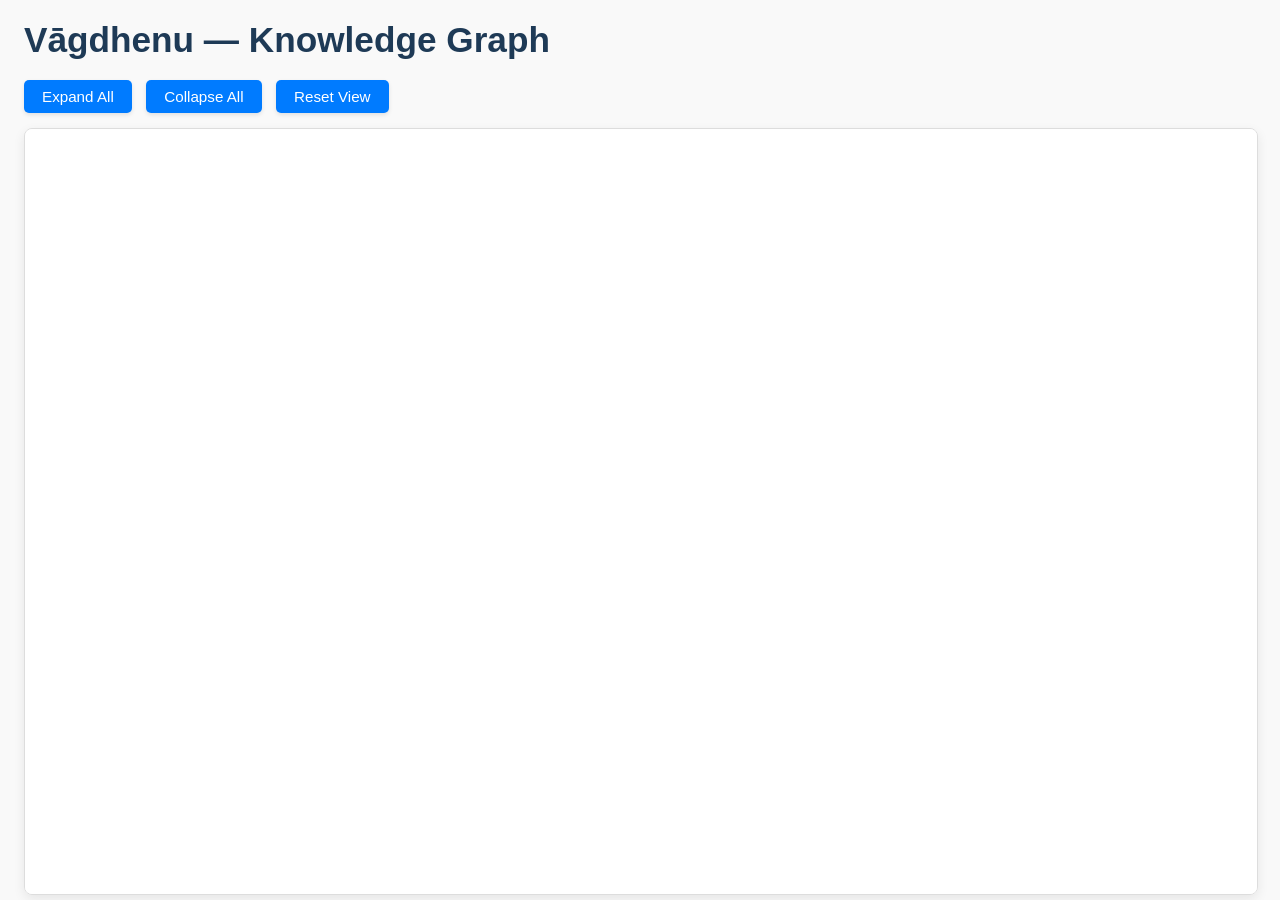
<file: docs/graph/tree.html>
<!DOCTYPE html>
<html lang="en">
<head>
  <meta charset="UTF-8">
  <title>Vāgdhenu — graphify tree viewer</title>
  <style>
    body {
      font-family: 'Segoe UI', sans-serif;
      margin: 0;
      padding: 0;
      background: #f9f9f9;
      color: #333;
    }
    h1 {
      margin: 20px 0 0 24px;
      font-size: 2.2rem;
      font-weight: bold;
      color: #1e3a56;
    }
    .controls {
      margin: 20px 0 15px 24px;
    }
    button {
      margin-right: 10px;
      padding: 8px 18px;
      background: #007bff;
      color: #fff;
      border: none;
      border-radius: 5px;
      font-size: 0.95rem;
      cursor: pointer;
      transition: background 0.2s ease-in-out;
      box-shadow: 0 2px 4px rgba(0,0,0,0.1);
    }
    button:hover {
      background: #0056b3;
    }
    button:active {
      background: #004085;
    }
    #tree-container {
      width: calc(100vw - 48px); /* Adjust for body margin/padding */
      height: 85vh;
      overflow: auto;
      border-radius: 8px;
      background: #fff;
      margin-left: 24px;
      margin-right: 24px;
      box-shadow: 0 4px 12px rgba(0,0,0,0.08);
      border: 1px solid #ddd;
    }
    svg {
      background: #fff;
      border-radius: 8px;
      display: block; /* Important for D3 */
    }
    .node circle {
      stroke-width: 2.5px;
    }
    .node text { /* Base style for the <text> container */
      font: 13px 'Segoe UI', sans-serif;
      paint-order: stroke fill; /* Ensures text is readable over lines */
      stroke: #fff; /* White halo */
      stroke-width: 3px; /* Halo thickness */
      stroke-linejoin: round;
      stroke-opacity: 0.85; /* Halo opacity */
    }
    .link {
      fill: none;
      stroke-opacity: 0.7;
      stroke-width: 2px;
    }
  </style>
</head>
<body>
  <h1>Vāgdhenu — Knowledge Graph</h1>
  <div class="controls">
    <button onclick="expandAll()">Expand All</button>
    <button onclick="collapseAll()">Collapse All</button>
    <button onclick="resetView()">Reset View</button>
  </div>
  <div id="tree-container">
    <svg id="tree-svg" width="6000" height="8000"></svg>
  </div>

  <script src="https://d3js.org/d3.v7.min.js"></script>
  <script>
    const initialJsonData = {"name":"V\u0101gdhenu","total_count":278,"children":[{"name":"demo","total_count":15,"children":[{"name":"app.py","total_count":11,"children":[{"name":"_ensure_assets()","total_count":1,"children":[]},{"name":"_ensure_bigvgan()","total_count":1,"children":[]},{"name":"_get_renderer()","total_count":1,"children":[]},{"name":"_render()","total_count":1,"children":[]},{"name":"_resolve_display()","total_count":1,"children":[]},{"name":"_tx()","total_count":1,"children":[]},{"name":"detected meter name -> (pretty bank key, recognized?).","total_count":1,"children":[]},{"name":"Fetch the 2 release weights (CPU-only) + resolve the tokenizer vocab. vocab.txt","total_count":1,"children":[]},{"name":"NVIDIA BigVGAN ships as a repo, not a pip package \u2014 clone it once and put it on","total_count":1,"children":[]},{"name":"synthesize()","total_count":1,"children":[]},{"name":"V\u0101gdhenu \u2014 Sanskrit/chant TTS demo (Hugging Face ZeroGPU Space).  Loads the rele","total_count":1,"children":[]}]},{"name":"server.py","total_count":4,"children":[{"name":"_resolve()","total_count":1,"children":[]},{"name":"_tx()","total_count":1,"children":[]},{"name":"synthesize()","total_count":1,"children":[]},{"name":"V\u0101gdhenu standalone warm server for a dedicated GPU (ece A6000). Loads the model","total_count":1,"children":[]}]}]},{"name":"scripts","total_count":3,"children":[{"name":"download_weights.py","total_count":1,"children":[{"name":"Fetch V\u0101gdhenu weights + the tokenizer vocab.txt into models/.  Everything neede","total_count":1,"children":[]}]},{"name":"setup.sh","total_count":2,"children":[{"name":"PYTHONPATH","total_count":1,"children":[]},{"name":"setup.sh script","total_count":1,"children":[]}]}]},{"name":"src","total_count":195,"children":[{"name":"build_clips.py","total_count":1,"children":[{"name":"Expand mbtn_adh01_manifest.json -> per-hemistich QC clips + 4 round-robin shards","total_count":1,"children":[]}]},{"name":"chandas_labeler.py","total_count":15,"children":[{"name":"_clean()","total_count":1,"children":[]},{"name":"_kn_class()","total_count":1,"children":[]},{"name":"Chandas / ga\u1e47a labeler \u2014 per-ak\u1e63ara laghu(L,1 m\u0101tr\u0101)/guru(G,2 m\u0101tr\u0101) scansion +","total_count":1,"children":[]},{"name":"char_gana_ids()","total_count":1,"children":[]},{"name":"identify()","total_count":1,"children":[]},{"name":"kannada_aksharas()","total_count":1,"children":[]},{"name":"label_verse()","total_count":1,"children":[]},{"name":"Per-char L/G id aligned to kn_text: 0=filler, 1=laghu, 2=guru. Returns (ids, ok,","total_count":1,"children":[]},{"name":"Return (weights list 'L'/'G', n_syllables) for a clean SLP1 string.","total_count":1,"children":[]},{"name":"Return per-p\u0101da list of per-ak\u1e63ara feature dicts:        {aksara, w(L/G), matra,","total_count":1,"children":[]},{"name":"scan()","total_count":1,"children":[]},{"name":"Segment Kannada into ak\u1e63aras \u2192 list of (kind, [char_indices]); kind 'aks' or 'fi","total_count":1,"children":[]},{"name":"Split clean SLP1 into orthographic ak\u1e63aras: [onset consonants][vowel][M/H/~]*. C","total_count":1,"children":[]},{"name":"syllabify_slp1()","total_count":1,"children":[]},{"name":"to_slp1()","total_count":1,"children":[]}]},{"name":"extract_prosody.py","total_count":4,"children":[{"name":"f0_energy()","total_count":1,"children":[]},{"name":"Per-ak\u1e63ara prosody bank \u2014 for each QC-aligned clip, extract F0 (librosa.pyin), e","total_count":1,"children":[]},{"name":"phones_of()","total_count":1,"children":[]},{"name":"span_prosody()","total_count":1,"children":[]}]},{"name":"gana_f5.py","total_count":14,"children":[{"name":"_gana_ids()","total_count":1,"children":[]},{"name":"_swara_ids()","total_count":1,"children":[]},{"name":"add_cond()","total_count":1,"children":[]},{"name":"add_gana()","total_count":1,"children":[]},{"name":"Attach a zero-init ga\u1e47a embedding and rebind forward. n_gana: 0=filler,1=laghu,2","total_count":1,"children":[]},{"name":"Attach zero-init ga\u1e47a(L/G) AND swara(note) embeddings; rebind forward to add bot","total_count":1,"children":[]},{"name":"CFM training forward threading BOTH ga\u1e47a (char_gana_ids, deterministic) and swar","total_count":1,"children":[]},{"name":"CFM training forward with ga\u1e47a threaded \u2014 computes ga\u1e47a from the same text strin","total_count":1,"children":[]},{"name":"cond_cfm_forward()","total_count":1,"children":[]},{"name":"cond_forward()","total_count":1,"children":[]},{"name":"gana_cfm_forward()","total_count":1,"children":[]},{"name":"gana_forward()","total_count":1,"children":[]},{"name":"Ga\u1e47aDiT integration for IndicF5 \u2014 adds a zero-init per-char ga\u1e47a(L/G) embedding","total_count":1,"children":[]},{"name":"Per-char L/G ids for text t, cached (764 unique texts \u2192 scanned once each).","total_count":1,"children":[]}]},{"name":"gana_uni.py","total_count":13,"children":[{"name":".__init__()","total_count":1,"children":[]},{"name":".forward()","total_count":1,"children":[]},{"name":"_durc()","total_count":1,"children":[]},{"name":"_f0c()","total_count":1,"children":[]},{"name":"_padfit()","total_count":1,"children":[]},{"name":"_pick()","total_count":1,"children":[]},{"name":"add_cond_uni()","total_count":1,"children":[]},{"name":"Attach ga\u1e47a embed + continuous F0 encoder + continuous duration encoder (all zer","total_count":1,"children":[]},{"name":"cond_cfm_forward_uni()","total_count":1,"children":[]},{"name":"cond_forward_uni()","total_count":1,"children":[]},{"name":"ContEncode","total_count":1,"children":[]},{"name":"Continuous scalar (per char) \u2192 text-dim vector. Fourier features + MLP, zero-ini","total_count":1,"children":[]},{"name":"Unified continuous prosody conditioner for IndicF5: ga\u1e47a(L/G) + continuous F0 (p","total_count":1,"children":[]}]},{"name":"limits.py","total_count":9,"children":[{"name":"_n_aksharas()","total_count":1,"children":[]},{"name":"Abuse guards shared by the demo server (ece) and the HF Space:  - one shloka per","total_count":1,"children":[]},{"name":"check_and_count()","total_count":1,"children":[]},{"name":"client_ip()","total_count":1,"children":[]},{"name":"Count Devanagari/Kannada ak\u1e63aras (independent vowels + non-vir\u0101ma-killed consona","total_count":1,"children":[]},{"name":"Real visitor IP \u2014 prefer Cloudflare's header (tunnel), then X-Forwarded-For, the","total_count":1,"children":[]},{"name":"Return an error message if the input is not a single shloka, else None.","total_count":1,"children":[]},{"name":"True if under today's limit (and records the use); False if the daily quota is e","total_count":1,"children":[]},{"name":"validate_one_shloka()","total_count":1,"children":[]}]},{"name":"prep_text.py","total_count":27,"children":[{"name":"_next_real()","total_count":1,"children":[]},{"name":"align_slp1()","total_count":1,"children":[]},{"name":"Apply visarga + anusv\u0101ra conversions on a da\u1e47\u1e0da/number-stripped Devanagari strin","total_count":1,"children":[]},{"name":"Chant echo-vowel for the segment-final visarga: \u1e25 \u2192 h + the preceding vowel.","total_count":1,"children":[]},{"name":"Colon\u2192visarga, remove da\u1e47\u1e0das/pipes/slashes/quotes/digits, hyphen\u2192space; avagraha","total_count":1,"children":[]},{"name":"detect_script()","total_count":1,"children":[]},{"name":"fix_colon()","total_count":1,"children":[]},{"name":"Index of next non-skip char after position i, or None.","total_count":1,"children":[]},{"name":"Kannada-safe NORMALIZED path (A/B Arm B): E48 sandhi minus jihv\u0101m\u016bl\u012bya/upadhm\u0101n\u012b","total_count":1,"children":[]},{"name":"mfa_text()","total_count":1,"children":[]},{"name":"model_text()","total_count":1,"children":[]},{"name":"model_text_norm()","total_count":1,"children":[]},{"name":"model_text_sandhi()","total_count":1,"children":[]},{"name":"Phonetic Devanagari (visarga/anusv\u0101ra conversions) \u2014 annotation for a future pho","total_count":1,"children":[]},{"name":"phonetic_mfa()","total_count":1,"children":[]},{"name":"PLAIN champion path (A/B Arm A): strip punct, transliterate Deva\u2192Kannada, NO san","total_count":1,"children":[]},{"name":"Plain SLP1 for MFA forced-alignment (model-native convention: visarga=H, anusv\u0101r","total_count":1,"children":[]},{"name":"PRODUCTION normalizer: strip punct \u2192 Deva\u2192SLP1 \u2192 visarga sandhi (utva/rutva/lopa","total_count":1,"children":[]},{"name":"SLP1 word \u2192 space-joined phone list (SLP1 is phonemic: 1 char = 1 phone).","total_count":1,"children":[]},{"name":"Stray Latin colon used as visarga: '\u0917\u0941\u0930\u0941:-' / '\u0917\u0941\u0930\u0941:' \u2192 '\u0917\u0941\u0930\u0941\u0903'.","total_count":1,"children":[]},{"name":"strip_punct()","total_count":1,"children":[]},{"name":"Text prep for the Prathosh voice fine-tune. Two outputs per verse:   - model_tex","total_count":1,"children":[]},{"name":"to_deva()","total_count":1,"children":[]},{"name":"visarga_echo_final()","total_count":1,"children":[]},{"name":"visarga_sandhi()","total_count":1,"children":[]},{"name":"Word-boundary visarga sandhi \u2014 utva/rutva/lopa ONLY (the sandhi that WAS resolve","total_count":1,"children":[]},{"name":"word_phones()","total_count":1,"children":[]}]},{"name":"render.py","total_count":22,"children":[{"name":".__init__()","total_count":1,"children":[]},{"name":".decode()","total_count":1,"children":[]},{"name":"_aksharas()","total_count":1,"children":[]},{"name":"_anusvara_m()","total_count":1,"children":[]},{"name":"_danda_fix()","total_count":1,"children":[]},{"name":"_ends_halant()","total_count":1,"children":[]},{"name":"_hna_metathesis()","total_count":1,"children":[]},{"name":"_rep_depths()","total_count":1,"children":[]},{"name":"_resplit_padawise()","total_count":1,"children":[]},{"name":"_satva()","total_count":1,"children":[]},{"name":"_stitch()","total_count":1,"children":[]},{"name":"_vocalic_l()","total_count":1,"children":[]},{"name":"bvgan()","total_count":1,"children":[]},{"name":"Cap","total_count":1,"children":[]},{"name":"gate()","total_count":1,"children":[]},{"name":"get_ref()","total_count":1,"children":[]},{"name":"h + retroflex/dental nasal conjunct -> nasal + h (\u0cb9\u0ccd\u0ca3->\u0ca3\u0ccd\u0cb9, \u0cb9\u0ccd\u0ca8->\u0ca8\u0ccd\u0cb9). F5 strugg","total_count":1,"children":[]},{"name":"n_aksharas()","total_count":1,"children":[]},{"name":"PERSISTENT BATCH renderer \u2014 load DiT+BigVGAN ONCE, loop over a shard of per-hemi","total_count":1,"children":[]},{"name":"render_clip()","total_count":1,"children":[]},{"name":"Trim F5 padding-silence/edge-artifacts to tight speech bounds (+ click-fades). f","total_count":1,"children":[]},{"name":"Vocalic \u1e37/\u1e39 (\u090c, \u0915\u0962) -> traditional 'l\u1e5b' rendering: matra \u0ce2->\u0ccd\u0cb2\u0cc3, \u0ce3->\u0ccd\u0cb2\u0cc4; indepen","total_count":1,"children":[]}]},{"name":"render_candidates.py","total_count":6,"children":[{"name":".__init__()","total_count":1,"children":[]},{"name":".decode()","total_count":1,"children":[]},{"name":"bvgan()","total_count":1,"children":[]},{"name":"Cap","total_count":1,"children":[]},{"name":"gate()","total_count":1,"children":[]},{"name":"Render each hemistich as K seed-candidates (separate files), gold pipeline + Big","total_count":1,"children":[]}]},{"name":"render_core.py","total_count":24,"children":[{"name":".__init__()","total_count":1,"children":[]},{"name":"._bvgan()","total_count":1,"children":[]},{"name":"._get_ref()","total_count":1,"children":[]},{"name":"._stitch()","total_count":1,"children":[]},{"name":".meters()","total_count":1,"children":[]},{"name":".render_one()","total_count":1,"children":[]},{"name":"_aksharas()","total_count":1,"children":[]},{"name":"_anusvara_m()","total_count":1,"children":[]},{"name":"_danda_fix()","total_count":1,"children":[]},{"name":"_ends_halant()","total_count":1,"children":[]},{"name":"_hna_metathesis()","total_count":1,"children":[]},{"name":"_rep_depths()","total_count":1,"children":[]},{"name":"_satva()","total_count":1,"children":[]},{"name":"_vocalic_l()","total_count":1,"children":[]},{"name":"Best-effort chandas (meter) detection from raw text in ANY Indic script, so a no","total_count":1,"children":[]},{"name":"detect_meter_key()","total_count":1,"children":[]},{"name":"gate()","total_count":1,"children":[]},{"name":"Loads DiT + vocos + BigVGAN + the reference bank ONCE; render_one() synthesizes","total_count":1,"children":[]},{"name":"n_aksharas()","total_count":1,"children":[]},{"name":"Renderer","total_count":1,"children":[]},{"name":"Reusable render core for V\u0101gdhenu \u2014 the gold per-hemistich pipeline as a callabl","total_count":1,"children":[]},{"name":"Split a free-text shloka into hemistich/pada pieces: newlines first, then dandas","total_count":1,"children":[]},{"name":"split_padas()","total_count":1,"children":[]},{"name":"Synthesize one shloka. text = free Devanagari (split into padas on newline/danda","total_count":1,"children":[]}]},{"name":"render_production.py","total_count":31,"children":[{"name":".__init__()","total_count":1,"children":[]},{"name":".decode()","total_count":1,"children":[]},{"name":"_aksharas()","total_count":1,"children":[]},{"name":"_anusvara_m()","total_count":1,"children":[]},{"name":"_basetext()","total_count":1,"children":[]},{"name":"_danda_fix()","total_count":1,"children":[]},{"name":"_ends_halant()","total_count":1,"children":[]},{"name":"_hna_metathesis()","total_count":1,"children":[]},{"name":"_rep_depths()","total_count":1,"children":[]},{"name":"_resplit_padawise()","total_count":1,"children":[]},{"name":"_satva()","total_count":1,"children":[]},{"name":"_self_double()","total_count":1,"children":[]},{"name":"_stitch()","total_count":1,"children":[]},{"name":"_tanpura()","total_count":1,"children":[]},{"name":"_vocalic_l()","total_count":1,"children":[]},{"name":"_warp_bands()","total_count":1,"children":[]},{"name":"Anusvara \u0c82 -> homorganic nasal of the FOLLOWING consonant (looks past spaces / w","total_count":1,"children":[]},{"name":"At a da\u1e47\u1e0da (segment end): anusvara -> m (always). Visarga -> ha/hi/hu echo ONLY","total_count":1,"children":[]},{"name":"bvgan()","total_count":1,"children":[]},{"name":"Cap","total_count":1,"children":[]},{"name":"Chorus 2-voice: phase-aligned pitch-shifted copy + LFO-modulated fractional dela","total_count":1,"children":[]},{"name":"Count syllable nuclei (Devanagari/Kannada): independent vowels + consonants not","total_count":1,"children":[]},{"name":"gate()","total_count":1,"children":[]},{"name":"h + retroflex/dental nasal conjunct -> nasal + h (\u0cb9\u0ccd\u0ca3->\u0ca3\u0ccd\u0cb9, \u0cb9\u0ccd\u0ca8->\u0ca8\u0ccd\u0cb9). F5 strugg","total_count":1,"children":[]},{"name":"Internal visarga before c/ch, \u1e6d/\u1e6dh, t/th -> \u015b/\u1e63/s + the consonant (satva, joined","total_count":1,"children":[]},{"name":"n_aksharas()","total_count":1,"children":[]},{"name":"PRODUCTION renderer \u2014 Prathosh Sanskrit chant TTS. Gold pipeline: voice_armA_ema","total_count":1,"children":[]},{"name":"Shift F5 mel along the 100-mel-band axis by `delta` bands (>0 = lower/bigger voi","total_count":1,"children":[]},{"name":"Synthesized tanpura (Pa-Sa-Sa-Sa, jawari buzz) tuned to the chant's Sa, mixed un","total_count":1,"children":[]},{"name":"Trim F5 padding-silence/edge-artifacts to tight speech bounds (+ click-fades) fo","total_count":1,"children":[]},{"name":"Vocalic \u1e37/\u1e39 -> 'l\u1e5b' rendering: \u0ce2->\u0ccd\u0cb2\u0cc3, \u0ce3->\u0ccd\u0cb2\u0cc4, \u0c8c->\u0cb2\u0cc3, \u0ce1->\u0cb2\u0cc4. Rare (\u221a\u0915\u094d\u0932\u0943\u092a\u094d, \u0905\u091a\u0940\u0915","total_count":1,"children":[]}]},{"name":"tts_g2p.py","total_count":1,"children":[{"name":"to_slp1()","total_count":1,"children":[]}]},{"name":"tts_meter.py","total_count":13,"children":[{"name":"_match_meter()","total_count":1,"children":[]},{"name":"_match_pada()","total_count":1,"children":[]},{"name":"analyze()","total_count":1,"children":[]},{"name":"Assign pada_index / pos_in_pada / pos_in_pada_norm to each syllable.      Syllab","total_count":1,"children":[]},{"name":"assign_pada_positions()","total_count":1,"children":[]},{"name":"detect_meter()","total_count":1,"children":[]},{"name":"Full meter analysis: mark sutras, detect meter on shloka-only, assign positions.","total_count":1,"children":[]},{"name":"Identify and mark sutra spans within the syllable stream.      A sutra block in","total_count":1,"children":[]},{"name":"mark_sutras()","total_count":1,"children":[]},{"name":"Match observed p\u0101da weight string against template. Last position is anceps.","total_count":1,"children":[]},{"name":"Pattern is the full GL-string. Split into 4 p\u0101das of plen, each must match any t","total_count":1,"children":[]},{"name":"Return meter info: {name, pada_length, num_padas, padas}.      Operates on the F","total_count":1,"children":[]},{"name":"run()","total_count":1,"children":[]}]},{"name":"tts_normalize.py","total_count":7,"children":[{"name":"collapse_ws()","total_count":1,"children":[]},{"name":"expand_om()","total_count":1,"children":[]},{"name":"normalize()","total_count":1,"children":[]},{"name":"rewrite_anusvara()","total_count":1,"children":[]},{"name":"rewrite_visarga()","total_count":1,"children":[]},{"name":"strip_editorial()","total_count":1,"children":[]},{"name":"strip_numerals()","total_count":1,"children":[]}]},{"name":"tts_syllabify.py","total_count":3,"children":[{"name":"_is_consonant()","total_count":1,"children":[]},{"name":"show()","total_count":1,"children":[]},{"name":"syllabify()","total_count":1,"children":[]}]},{"name":"tts_weight.py","total_count":4,"children":[{"name":"_cluster_chars()","total_count":1,"children":[]},{"name":"Drop nasalization diacritics from a cluster string.","total_count":1,"children":[]},{"name":"show()","total_count":1,"children":[]},{"name":"tag_weights()","total_count":1,"children":[]}]},{"name":"inspect_bank.py","total_count":1,"children":[]}]},{"name":"training","total_count":65,"children":[{"name":"align_indic_conformer.py","total_count":11,"children":[{"name":"25 fps \u2192 40 fps via cumulative-endpoint scaling.","total_count":1,"children":[]},{"name":"align_one()","total_count":1,"children":[]},{"name":"conformer_frame_to_attn_frame()","total_count":1,"children":[]},{"name":"Devanagari \u2192 Sanskrit BPE token ids using the model's tokenizer.","total_count":1,"children":[]},{"name":"Forward audio \u2192 CTC log-probs (T, V). Resamples to 16 kHz first.","total_count":1,"children":[]},{"name":"get_ctc_log_probs()","total_count":1,"children":[]},{"name":"load_model()","total_count":1,"children":[]},{"name":"main()","total_count":1,"children":[]},{"name":"mode='pilot' returns 30 stratified clips; mode='full' returns all eligible.","total_count":1,"children":[]},{"name":"select_clips()","total_count":1,"children":[]},{"name":"tokenize_reference()","total_count":1,"children":[]}]},{"name":"bigvgan_vocoder_train.py","total_count":7,"children":[{"name":".__getitem__()","total_count":1,"children":[]},{"name":".__init__()","total_count":1,"children":[]},{"name":".__len__()","total_count":1,"children":[]},{"name":"main()","total_count":1,"children":[]},{"name":"mel_spectrogram()","total_count":1,"children":[]},{"name":"Standalone BigVGAN vocoder (mel -> audio) for Matcha-TTS Sanskrit. Reuses VITS2","total_count":1,"children":[]},{"name":"VocDS","total_count":1,"children":[]}]},{"name":"download_sanskrit_corpus.py","total_count":13,"children":[{"name":".__init__()","total_count":1,"children":[]},{"name":".handle_starttag()","total_count":1,"children":[]},{"name":"_LinkHarvester","total_count":1,"children":[]},{"name":"download_dsbc()","total_count":1,"children":[]},{"name":"download_gretil()","total_count":1,"children":[]},{"name":"download_one()","total_count":1,"children":[]},{"name":"download_sangraha()","total_count":1,"children":[]},{"name":"DSBC files are small + dispersed; minimal grab.     The main collection is at ds","total_count":1,"children":[]},{"name":"fetch_url()","total_count":1,"children":[]},{"name":"GRETIL is a multi-page hub. Crawl the index + per-section pages to find all .txt","total_count":1,"children":[]},{"name":"harvest_gretil_links()","total_count":1,"children":[]},{"name":"main()","total_count":1,"children":[]},{"name":"Sangraha is on HuggingFace: ai4bharat/sangraha. Sanskrit split: language 'san' o","total_count":1,"children":[]}]},{"name":"finetune_indicf5.py","total_count":1,"children":[{"name":"Fine-tune IndicF5 (F5/flow-matching) on pilot_reciter 5h. Warm-start from the GR","total_count":1,"children":[]}]},{"name":"indicf5_clone.py","total_count":1,"children":[{"name":"IndicF5 zero-shot voice-cloning feasibility test for Sanskrit. Clone pilot_recit","total_count":1,"children":[]}]},{"name":"indicf5_grnfix.py","total_count":5,"children":[{"name":".__init__()","total_count":1,"children":[]},{"name":".forward()","total_count":1,"children":[]},{"name":"Fix: monkeypatch GRN to weight/bias (matching the IndicF5 checkpoint) BEFORE loa","total_count":1,"children":[]},{"name":"GRN_wb","total_count":1,"children":[]},{"name":"kn()","total_count":1,"children":[]}]},{"name":"parse_conformer_to_npy.py","total_count":2,"children":[{"name":"main()","total_count":1,"children":[]},{"name":"parse_one()","total_count":1,"children":[]}]},{"name":"phase2_finetune.py","total_count":7,"children":[{"name":".__getitem__()","total_count":1,"children":[]},{"name":".__init__()","total_count":1,"children":[]},{"name":".__len__()","total_count":1,"children":[]},{"name":"main()","total_count":1,"children":[]},{"name":"mel_spectrogram()","total_count":1,"children":[]},{"name":"P2DS","total_count":1,"children":[]},{"name":"Rung 1 \u2014 Phase-2 vocoder fine-tune: map Matcha's PREDICTED (teacher-forced, GT-a","total_count":1,"children":[]}]},{"name":"phonemize_corpus.py","total_count":11,"children":[{"name":"chunk_text()","total_count":1,"children":[]},{"name":"collect_files()","total_count":1,"children":[]},{"name":"detect_script()","total_count":1,"children":[]},{"name":"main()","total_count":1,"children":[]},{"name":"quality_ok()","total_count":1,"children":[]},{"name":"Reject low-quality docs (mostly for OCR'd Sangraha).","total_count":1,"children":[]},{"name":"Return 'devanagari', 'iast', or 'unknown'.","total_count":1,"children":[]},{"name":"shannon_entropy()","total_count":1,"children":[]},{"name":"Split very long documents into sentence-like chunks for MLM training.","total_count":1,"children":[]},{"name":"to_devanagari()","total_count":1,"children":[]},{"name":"Transliterate to Devanagari if needed.","total_count":1,"children":[]}]},{"name":"tts_build_training.py","total_count":3,"children":[{"name":"build_row()","total_count":1,"children":[]},{"name":"main()","total_count":1,"children":[]},{"name":"Process one source CSV row. Returns (flat_dict, jsonl_dict).","total_count":1,"children":[]}]},{"name":"tts_weight.py","total_count":4,"children":[{"name":"_cluster_chars()","total_count":1,"children":[]},{"name":"Drop nasalization diacritics from a cluster string.","total_count":1,"children":[]},{"name":"show()","total_count":1,"children":[]},{"name":"tag_weights()","total_count":1,"children":[]}]}]}]};

    function transformData(jsonData) {
        // Helper function to recursively build the children structure
        function processNode(node, parentL1StageName) {
            let displayName = node.name;
            // Append total_count if it exists and is not already in the name
            if (node.total_count !== undefined) {
                if (!/\(Total Count: \d+\)$/.test(displayName)) {
                    displayName += ` (Total Count: ${node.total_count})`;
                }
            }

            const newNode = { name: displayName };

            if (parentL1StageName === "Root") {
                 newNode.originalStageName = node.name;
            } else {
                newNode.originalStageName = parentL1StageName;
            }

            if (node.children && node.children.length > 0) {
                const stageNameToPass = (parentL1StageName === "Root") ? node.name : parentL1StageName;
                newNode.children = node.children.map(child => processNode(child, stageNameToPass));
            }

            return newNode;
        }

        let rootDisplayName = jsonData.name;
        if (jsonData.total_count !== undefined && !/\(Total Count: \d+\)$/.test(rootDisplayName)) {
            rootDisplayName += ` (Total Count: ${jsonData.total_count})`;
        }

        return {
            name: rootDisplayName,
            originalStageName: "Root",
            children: (jsonData.children || []).map(child => processNode(child, "Root"))
        };
    }

    const treeData = transformData(initialJsonData);

    // Auto-populated phaseColors: every depth-1 child of the root gets
    // a stable colour from a bigger palette so all top-level dirs are
    // distinguishable.
    const PALETTE = [
      ["#3498DB","#2980B9","#AED6F1"], ["#2ECC71","#27AE60","#A9DFBF"],
      ["#E74C3C","#C0392B","#F5B7B1"], ["#9B59B6","#8E44AD","#D7BDE2"],
      ["#F39C12","#D68910","#FAD7A0"], ["#1ABC9C","#117864","#A2D9CE"],
      ["#34495E","#1B2631","#ABB2B9"], ["#E67E22","#BA4A00","#F5CBA7"],
      ["#16A085","#0E6655","#A2D9CE"], ["#D35400","#A04000","#EDBB99"],
      ["#7F8C8D","#566573","#D5DBDB"], ["#C0392B","#7B241C","#F5B7B1"],
      ["#2E86C1","#1B4F72","#A9CCE3"], ["#28B463","#196F3D","#A9DFBF"],
      ["#AF7AC5","#6C3483","#D2B4DE"],
    ];
    const phaseColors = { "Root": { fill: "#4A4A4A", stroke: "#333333", collapsedFill: "#6C757D" },
                          "Default": { fill: "#BDC3C7", stroke: "#95A5A6", collapsedFill: "#ECF0F1" } };
    (initialJsonData.children || []).forEach((c, i) => {
      const pal = PALETTE[i % PALETTE.length];
      phaseColors[c.name] = { fill: pal[0], stroke: pal[1], collapsedFill: pal[2] };
    });

    const levelSpecificPalettes = {
      0: { fill: "#4A4A4A", stroke: "#333333", collapsedFill: "#6C757D" },
      2: { fill: "#6ab04c", stroke: "#508a38", collapsedFill: "#a3d391" },
      3: { fill: "#f0932b", stroke: "#d0730f", collapsedFill: "#f6c07e" },
      4: { fill: "#be2edd", stroke: "#a01cb3", collapsedFill: "#e08bf2" },
      5: { fill: "#00a8ff", stroke: "#007ac1", collapsedFill: "#74d2ff" },
      6: { fill: "#e55039", stroke: "#c23620", collapsedFill: "#f09a8d" },
      default: { fill: "#747d8c", stroke: "#57606f", collapsedFill: "#a4b0be" }
    };

    const svgElement = d3.select("#tree-svg");
    const initialSvgWidth = +svgElement.attr("width");
    const initialSvgHeight = +svgElement.attr("height");
    const margin = { top: 40, right: 120, bottom: 80, left: 450 };
    let width = initialSvgWidth - margin.left - margin.right;
    let height = initialSvgHeight - margin.top - margin.bottom;
    const duration = 500;
    let nodeCounter = 0;
    const g = svgElement.append("g").attr("transform", `translate(${margin.left},${margin.top})`);
    const treemap = d3.tree().nodeSize([40, 0]);
    let rootNode = d3.hierarchy(treeData, d => d.children);
    rootNode.x0 = 0;
    rootNode.y0 = 0;

    if (rootNode.children) {
      rootNode.children.forEach(d_child => {
        if (d_child.children) { collapseBranch(d_child); }
      });
    }
    updateTree(rootNode);

    function collapseBranch(d) { if (d.children) { d._children = d.children; d._children.forEach(collapseBranch); d.children = null; } }
    function expandBranch(d) { if (d._children) { d.children = d._children; d._children = null; } if (d.children) { d.children.forEach(expandBranch); } }
    window.expandAll = () => { expandBranch(rootNode); updateTree(rootNode); };
    window.collapseAll = () => { if (rootNode.children) { rootNode.children.forEach(collapseBranch); } updateTree(rootNode); };
    window.resetView = () => { if (rootNode.children) { rootNode.children.forEach(d_child => { if (d_child.children || d_child._children) { collapseBranch(d_child); } }); } if (rootNode._children && !rootNode.children) { rootNode.children = rootNode._children; rootNode._children = null; } updateTree(rootNode); };

    function updateTree(source) {
      const treeLayoutData = treemap(rootNode);
      let nodes = treeLayoutData.descendants();
      let links = treeLayoutData.descendants().slice(1);

      let minX = 0;
      let maxX = 0;
      if (nodes.length > 0) {
        minX = d3.min(nodes, d => d.x);
        maxX = d3.max(nodes, d => d.x);
      }

      let neededHeight = Math.max(initialSvgHeight, maxX - minX + margin.top + margin.bottom + 100);
      svgElement.transition().duration(duration / 2).attr("height", neededHeight);
      g.transition().duration(duration / 2).attr("transform", `translate(${margin.left},${margin.top - minX + 40})`);

      nodes.forEach(d => { d.y = d.depth * 400; }); // Adjust horizontal separation if needed

      const node = g.selectAll('g.node').data(nodes, d => d.id || (d.id = ++nodeCounter));
      const nodeEnter = node.enter().append('g')
        .attr('class', d => "node" + (d.children || d._children ? " node--internal" : " node--leaf") + (d._children ? " _children" : ""))
        .attr('transform', d => `translate(${source.y0},${source.x0})`)
        .on('click', (event, d) => { if (d.children) { d._children = d.children; d.children = null; } else if (d._children) { d.children = d._children; d._children = null; } updateTree(d); })
        .style('cursor', d => (d.children || d._children) ? 'pointer' : 'default');

      nodeEnter.append('circle').attr('r', 1e-6);

      nodeEnter.append('text')
        .attr('dy', '.35em')
        .attr('x', d => d.children || d._children ? -14 : 14)
        .attr('text-anchor', d => d.children || d._children ? 'end' : 'start')
        .style("fill-opacity", 1e-6)
        .call(wrapText, 380);

      const nodeUpdate = nodeEnter.merge(node);
      nodeUpdate.transition().duration(duration)
        .attr('transform', d => `translate(${d.y},${d.x})`)
        .attr('class', d => "node" + (d.children ? " node--internal" : " node--leaf") + (d._children ? " node--internal _children" : ""));

      nodeUpdate.select('circle').attr('r', 8.5)
        .style('fill', d => {
            let palette;
            if (d.depth === 0) {
                palette = levelSpecificPalettes[0];
            } else if (d.depth === 1) {
                palette = phaseColors[d.data.originalStageName] || phaseColors.Default;
            } else {
                palette = levelSpecificPalettes[d.depth] || levelSpecificPalettes.default;
            }
            if (d._children) return palette.collapsedFill;
            if (d.children) return palette.fill;
            return "#fff";
        })
        .style('stroke', d => {
            let palette;
            if (d.depth === 0) {
                palette = levelSpecificPalettes[0];
            } else if (d.depth === 1) {
                palette = phaseColors[d.data.originalStageName] || phaseColors.Default;
            } else {
                palette = levelSpecificPalettes[d.depth] || levelSpecificPalettes.default;
            }
            return palette.stroke;
        });
      nodeUpdate.select('text').style("fill-opacity", 1).call(wrapText, 380);

      const nodeExit = node.exit().transition().duration(duration).attr('transform', d => `translate(${source.y},${source.x})`).remove();
      nodeExit.select('circle').attr('r', 1e-6);
      nodeExit.select('text').style('fill-opacity', 1e-6);

      const link = g.selectAll('path.link').data(links, d => d.id);
      const linkEnter = link.enter().insert('path', "g").attr('class', 'link').attr('d', d => { const o = { x: source.x0, y: source.y0 }; return diagonal(o, o); });

      linkEnter.merge(link).transition().duration(duration).attr('d', d => diagonal(d, d.parent))
        .style('stroke', d => {
            const sourceNode = d.parent;
            if (!sourceNode) return phaseColors.Default.stroke;
            const l1AncestorName = sourceNode.data.originalStageName;
            const colorPalette = phaseColors[l1AncestorName] || phaseColors.Default;
            return colorPalette.stroke;
        });
      link.exit().transition().duration(duration).attr('d', d => { const o = { x: source.x, y: source.y }; return diagonal(o, o); }).remove();
      nodes.forEach(d => { d.x0 = d.x; d.y0 = d.y; });
    }

    function diagonal(s, d) { return `M ${s.y} ${s.x} C ${(s.y + d.y) / 2} ${s.x}, ${(s.y + d.y) / 2} ${d.x}, ${d.y} ${d.x}`; }

    function wrapText(textElements, maxWidth) {
        const textPartColors = {
            name: '#343a40',
            count: '#0056b3'
        };
        const countRegex = /(\s\(Total Count: \d+\))$/;

        textElements.each(function () {
            const textD3 = d3.select(this);
            const originalNodeText = textD3.datum().data.name;
            const x = parseFloat(textD3.attr("x") || 0);
            const initialDy = textD3.attr("dy");
            const textAnchor = textD3.attr("text-anchor");
            const lineHeight = 1.1;

            textD3.text(null);

            let namePart = originalNodeText;
            let countPartText = "";

            const countMatch = originalNodeText.match(countRegex);
            if (countMatch && originalNodeText.endsWith(countMatch[0])) {
                namePart = originalNodeText.substring(0, originalNodeText.length - countMatch[0].length).trim();
                countPartText = countMatch[0].trim();
            }

            const tokens = [];
            namePart.split(/\s+/).filter(Boolean).forEach(word => {
                tokens.push({ text: word, type: 'name' });
            });
            if (countPartText) {
                tokens.push({ text: countPartText, type: 'count' });
            }

            if (tokens.length === 0 && originalNodeText) {
                tokens.push({ text: originalNodeText, type: 'name' });
            }

            let currentTspan = textD3.append("tspan").attr("x", x).attr("dy", initialDy);
            if (textAnchor === "end") currentTspan.attr("text-anchor", "end");

            let lineTokens = [];

            for (let i = 0; i < tokens.length; i++) {
                const tokenObj = tokens[i];

                lineTokens.push(tokenObj);
                currentTspan.text(lineTokens.map(t => t.text).join(" "));

                if (currentTspan.node().getComputedTextLength() > maxWidth && lineTokens.length > 1) {
                    lineTokens.pop();

                    currentTspan.text(null);
                    lineTokens.forEach((prevToken, idx) => {
                        currentTspan.append("tspan")
                            .text((idx > 0 ? " " : "") + prevToken.text)
                            .style("fill", textPartColors[prevToken.type] || textPartColors.name)
                            .style("font-weight", prevToken.type === 'count' ? "bold" : "normal");
                    });

                    lineTokens = [tokenObj];
                    currentTspan = textD3.append("tspan").attr("x", x).attr("dy", lineHeight + "em");
                    if (textAnchor === "end") currentTspan.attr("text-anchor", "end");
                }
            }

            currentTspan.text(null);
            lineTokens.forEach((token, idx) => {
                currentTspan.append("tspan")
                    .text((idx > 0 ? " " : "") + token.text)
                    .style("fill", textPartColors[token.type] || textPartColors.name)
                    .style("font-weight", token.type === 'count' ? "bold" : "normal");
            });

            if (textD3.selectAll("tspan > tspan").empty() && textD3.select("tspan").text().length === 0 && originalNodeText) {
                let t = textD3.select("tspan");
                let displayText = originalNodeText;
                t.text(displayText).style("fill", textPartColors.name);
                if (t.node() && t.node().getComputedTextLength() > maxWidth && displayText.length > 20) {
                    let estimatedChars = Math.floor(maxWidth / (t.node().getComputedTextLength()/displayText.length) );
                    displayText = displayText.substring(0, Math.max(0, estimatedChars - 3)) + "...";
                    t.text(displayText);
                }
            }
        });
    }
  </script>
</body>
</html>
</file>
<file: design/design.css>
/* Vāgdhenu — second-voice design plan. Family style of docs/index.html:
   parchment ground, Spectral + Noto Serif Devanagari.
   Signature device: color encodes voice identity —
   pilot voice = deep red (--pilot), new reciter = peacock teal (--r2). */

:root {
  --ink: #2a2018;
  --soft: #6d6256;
  --faint: #8a7e6f;
  --line: #ece2d2;
  --bg: #fdfaf4;
  --card: #ffffff;
  --gold: #bd8a2d;
  --pilot: #a8330d;
  --pilot-deep: #7a1f0d;
  --pilot-wash: #fbeee6;
  --r2: #1d5a6b;
  --r2-deep: #123f4c;
  --r2-wash: #e6f1f3;
  --shared: #6d6256;
}

* { box-sizing: border-box; }
html { scroll-behavior: smooth; }

body {
  margin: 0;
  background: var(--bg);
  color: var(--ink);
  font-family: 'Spectral', Georgia, serif;
  font-size: 18px;
  line-height: 1.65;
  -webkit-font-smoothing: antialiased;
}

.wrap { max-width: 860px; margin: 0 auto; padding: 0 1.3rem; }

a { color: var(--pilot); text-decoration: none; }
a:hover { text-decoration: underline; }

/* ---------- hero ---------- */

header.hero {
  background:
    radial-gradient(1100px 360px at 30% -120px, #fbe6c9 0%, rgba(251, 230, 201, 0) 70%),
    radial-gradient(1100px 360px at 78% -140px, #d8e9ec 0%, rgba(216, 233, 236, 0) 65%),
    linear-gradient(170deg, #fdf4e2 0%, #fbeed9 55%, #fdfaf4 100%);
  border-bottom: 1px solid #efe2cb;
  text-align: center;
  padding: 3.4rem 1.3rem 2.6rem;
}

.sanskrit {
  font-family: 'Noto Serif Devanagari', serif;
  color: var(--gold);
  font-size: 1.3rem;
  letter-spacing: .03em;
  margin: 0 0 .35rem;
}

h1 {
  font-size: 2.9rem;
  line-height: 1.05;
  margin: .1rem 0 .5rem;
  font-weight: 700;
  color: var(--pilot-deep);
  letter-spacing: -.02em;
}

h1 .amp { color: var(--r2); }

.tag {
  font-size: 1.18rem;
  font-style: italic;
  color: #5c5145;
  margin: .2rem auto .9rem;
  max-width: 34em;
}

.meta { color: var(--soft); font-size: .95rem; margin: 0 0 1.2rem; }
.meta .status {
  display: inline-block;
  font-style: italic;
  font-weight: 600;
  color: #fff;
  background: var(--gold);
  padding: .12rem .7rem;
  border-radius: 999px;
  font-size: .85rem;
  margin-left: .5rem;
}

/* the voice legend — the key to the whole page */
.voice-legend {
  display: inline-flex;
  flex-wrap: wrap;
  gap: .6rem;
  justify-content: center;
  margin-top: .3rem;
}

.voice-chip {
  display: inline-flex;
  align-items: center;
  gap: .5rem;
  padding: .4rem 1rem;
  border-radius: 999px;
  background: rgba(255, 255, 255, .65);
  border: 1px solid var(--line);
  font-size: .95rem;
  font-weight: 500;
}

.voice-chip .dot {
  width: .72rem; height: .72rem;
  border-radius: 50%;
  flex: none;
}

.voice-chip.pilot { color: var(--pilot-deep); border-color: #e5c4ad; }
.voice-chip.pilot .dot { background: var(--pilot); }
.voice-chip.r2 { color: var(--r2-deep); border-color: #b7d3da; }
.voice-chip.r2 .dot { background: var(--r2); }
.voice-chip.shared { color: var(--soft); }
.voice-chip.shared .dot { background: var(--shared); }

/* ---------- sections ---------- */

section { padding: 2.5rem 0; }
section + section { border-top: 1px solid #f1e9da; }

h2 {
  font-size: .92rem;
  text-transform: uppercase;
  letter-spacing: .14em;
  color: var(--pilot);
  font-weight: 600;
  margin: 0 0 .3rem;
}

h2 + .lead { color: var(--soft); margin: .1rem 0 1.3rem; font-style: italic; }
p { margin: .7rem 0; }

.note { font-size: .9rem; color: var(--faint); margin: .6rem 2px 0; }

/* ---------- decision cards ---------- */

.decision { display: grid; grid-template-columns: repeat(3, 1fr); gap: 1rem; }

.dcard {
  border: 1px solid var(--line);
  border-radius: 12px;
  background: var(--card);
  padding: 1.1rem 1.2rem;
  font-size: .95rem;
}

.dcard h3 { margin: 0 0 .4rem; font-size: 1.02rem; color: var(--ink); }
.dcard p { margin: .3rem 0; color: var(--soft); font-size: .92rem; }

.dcard.chosen {
  border-color: var(--gold);
  box-shadow: 0 10px 30px -18px rgba(122, 31, 13, .35);
}

.dcard .verdict {
  display: inline-block;
  font-size: .78rem;
  font-weight: 600;
  letter-spacing: .08em;
  text-transform: uppercase;
  padding: .1rem .6rem;
  border-radius: 999px;
  margin-bottom: .5rem;
}

.dcard.chosen .verdict { background: var(--gold); color: #fff; }
.dcard.rejected .verdict { background: #f1e9da; color: var(--faint); }

/* ---------- voice pack file tree ---------- */

.tree {
  background: var(--card);
  border: 1px solid var(--line);
  border-radius: 12px;
  padding: 1.2rem 1.4rem;
  font-family: ui-monospace, 'SF Mono', Menlo, Consolas, monospace;
  font-size: .86rem;
  line-height: 1.9;
  overflow-x: auto;
}

.tree .dir { color: var(--ink); font-weight: 600; }
.tree .c { color: var(--faint); font-style: italic; }
.tree .pilot { color: var(--pilot); }
.tree .r2 { color: var(--r2); }
.tree .shared { color: var(--shared); }

.tree .row { white-space: pre; }

/* ---------- training phases ---------- */

.phases { counter-reset: phase; display: grid; gap: 1rem; }

.phase {
  display: grid;
  grid-template-columns: 3.2rem 1fr;
  gap: 1.1rem;
  background: var(--card);
  border: 1px solid var(--line);
  border-left: 4px solid var(--r2);
  border-radius: 12px;
  padding: 1.1rem 1.3rem;
}

.phase .num {
  counter-increment: phase;
  font-size: 2rem;
  font-weight: 700;
  color: var(--r2);
  line-height: 1;
  padding-top: .15rem;
}

.phase .num::before { content: counter(phase); }

.phase h3 { margin: 0 0 .35rem; font-size: 1.05rem; }
.phase p { margin: .3rem 0; font-size: .95rem; color: var(--soft); }
.phase code {
  font-family: ui-monospace, 'SF Mono', Menlo, Consolas, monospace;
  font-size: .82em;
  background: var(--r2-wash);
  color: var(--r2-deep);
  padding: .08em .4em;
  border-radius: 5px;
}

.phase .rule {
  font-size: .88rem;
  color: var(--r2-deep);
  background: var(--r2-wash);
  border-radius: 8px;
  padding: .5rem .8rem;
  margin-top: .55rem;
}

/* ---------- code changes table ---------- */

.changes { width: 100%; border-collapse: collapse; font-size: .93rem; }

.changes th {
  text-align: left;
  font-size: .78rem;
  text-transform: uppercase;
  letter-spacing: .1em;
  color: var(--faint);
  font-weight: 600;
  border-bottom: 2px solid var(--line);
  padding: .5rem .7rem;
}

.changes td {
  border-bottom: 1px solid #f1e9da;
  padding: .65rem .7rem;
  vertical-align: top;
}

.changes td:first-child {
  font-family: ui-monospace, 'SF Mono', Menlo, Consolas, monospace;
  font-size: .82rem;
  color: var(--pilot-deep);
  white-space: nowrap;
}

.changes .new-badge {
  display: inline-block;
  font-family: 'Spectral', serif;
  font-size: .72rem;
  font-weight: 600;
  letter-spacing: .06em;
  color: #fff;
  background: var(--r2);
  border-radius: 999px;
  padding: .05rem .5rem;
  margin-left: .4rem;
  vertical-align: 1px;
}

.changes td:last-child { color: var(--soft); }

/* ---------- bank coverage grid ---------- */

.bank-grid {
  display: grid;
  grid-template-columns: repeat(auto-fill, minmax(150px, 1fr));
  gap: .7rem;
}

.meter {
  background: var(--card);
  border: 1px solid var(--line);
  border-radius: 10px;
  padding: .7rem .8rem .6rem;
  text-align: center;
}

.meter .deva {
  font-family: 'Noto Serif Devanagari', serif;
  font-size: 1.05rem;
  color: var(--ink);
  display: block;
}

.meter .iast {
  font-size: .8rem;
  font-style: italic;
  color: var(--faint);
  display: block;
  margin-bottom: .45rem;
}

.meter .dots { display: flex; gap: .35rem; justify-content: center; }

.meter .vdot {
  width: .85rem; height: .85rem;
  border-radius: 50%;
  border: 1.5px solid transparent;
}

.meter .vdot.have { background: var(--pilot); }
.meter .vdot.build { background: var(--r2); }
.meter .vdot.pending { background: transparent; border-color: var(--r2); }

.bank-key {
  display: flex;
  flex-wrap: wrap;
  gap: 1.2rem;
  font-size: .85rem;
  color: var(--soft);
  margin-top: 1rem;
}

.bank-key span { display: inline-flex; align-items: center; gap: .4rem; }
.bank-key i {
  width: .8rem; height: .8rem;
  border-radius: 50%;
  display: inline-block;
  border: 1.5px solid transparent;
}
.bank-key .k-have { background: var(--pilot); }
.bank-key .k-build { background: var(--r2); }
.bank-key .k-pending { background: transparent; border-color: var(--r2); }

/* ---------- verification ---------- */

.checks { list-style: none; margin: 0; padding: 0; display: grid; gap: .7rem; }

.checks li {
  background: var(--card);
  border: 1px solid var(--line);
  border-radius: 10px;
  padding: .8rem 1rem .8rem 2.6rem;
  position: relative;
  font-size: .95rem;
  color: var(--soft);
}

.checks li::before {
  content: '';
  position: absolute;
  left: 1rem; top: 1.15rem;
  width: .7rem; height: .7rem;
  border-radius: 50%;
}

.checks li.gate::before { background: var(--pilot); }
.checks li.ear::before { background: var(--r2); }
.checks li strong { color: var(--ink); }

/* ---------- constraints ---------- */

.constraints { display: grid; grid-template-columns: 1fr 1fr; gap: 1rem; }

.constraint {
  border: 1px solid var(--line);
  border-radius: 10px;
  background: var(--card);
  padding: .9rem 1.1rem;
  font-size: .92rem;
  color: var(--soft);
}

.constraint strong { display: block; color: var(--ink); margin-bottom: .2rem; }

.constraint.ethics { border-color: var(--gold); background: #fdf6e7; }

/* ---------- footer ---------- */

footer {
  padding: 2rem 0 3rem;
  color: var(--faint);
  font-size: .92rem;
  text-align: center;
  border-top: 1px solid #f1e9da;
}

/* ---------- responsive ---------- */

@media (max-width: 720px) {
  h1 { font-size: 2.1rem; }
  .decision { grid-template-columns: 1fr; }
  .constraints { grid-template-columns: 1fr; }
  .phase { grid-template-columns: 2.2rem 1fr; padding: 1rem; }
  .phase .num { font-size: 1.5rem; }
  .changes, .changes tbody, .changes tr, .changes td { display: block; width: 100%; }
  .changes thead { display: none; }
  .changes tr { border-bottom: 1px solid #f1e9da; padding: .5rem 0; }
  .changes td { border-bottom: 0; padding: .15rem .2rem; }
  .changes td:first-child { white-space: normal; font-weight: 600; }
}

@media (prefers-reduced-motion: reduce) {
  html { scroll-behavior: auto; }
}

:focus-visible {
  outline: 2px solid var(--r2);
  outline-offset: 2px;
  border-radius: 3px;
}
</file>
<file: docs/graph/style.css>
:root {
  --bg: #0f1020;
  --panel: #1a1b2e;
  --panel-hover: #22243d;
  --ink: #e9e6f0;
  --muted: #a29fb8;
  --accent: #f5a623;
  --accent-2: #e0533d;
  --border: #2b2d47;
}

* { box-sizing: border-box; }

body {
  margin: 0;
  background: radial-gradient(1200px 600px at 70% -10%, #241a2e 0%, var(--bg) 55%);
  color: var(--ink);
  font-family: -apple-system, BlinkMacSystemFont, "Segoe UI", Roboto, Helvetica, Arial, sans-serif;
  line-height: 1.55;
  -webkit-font-smoothing: antialiased;
}

.wrap {
  max-width: 880px;
  margin: 0 auto;
  padding: 4rem 1.25rem 5rem;
}

header { margin-bottom: 2.5rem; }

.eyebrow {
  color: var(--accent);
  font-size: 0.8rem;
  letter-spacing: 0.18em;
  text-transform: uppercase;
  margin: 0 0 0.6rem;
}

h1 {
  font-size: clamp(1.9rem, 4vw, 2.8rem);
  line-height: 1.1;
  margin: 0 0 0.8rem;
}

.lede { color: var(--muted); font-size: 1.05rem; margin: 0; max-width: 60ch; }

.stats {
  display: flex;
  flex-wrap: wrap;
  gap: 1.5rem;
  margin: 1.8rem 0 0;
  padding: 0;
  list-style: none;
}
.stats li { display: flex; flex-direction: column; }
.stats .num { font-size: 1.6rem; font-weight: 700; color: var(--accent); }
.stats .lab { font-size: 0.8rem; color: var(--muted); text-transform: uppercase; letter-spacing: 0.08em; }

.grid {
  display: grid;
  grid-template-columns: repeat(auto-fit, minmax(240px, 1fr));
  gap: 1rem;
  margin-top: 1rem;
}

.card {
  display: block;
  background: var(--panel);
  border: 1px solid var(--border);
  border-radius: 14px;
  padding: 1.3rem 1.4rem;
  text-decoration: none;
  color: inherit;
  transition: transform 0.15s ease, background 0.15s ease, border-color 0.15s ease;
}
.card:hover {
  transform: translateY(-3px);
  background: var(--panel-hover);
  border-color: var(--accent);
}
.card .ico { font-size: 1.6rem; }
.card h2 { font-size: 1.1rem; margin: 0.6rem 0 0.35rem; }
.card p { color: var(--muted); font-size: 0.9rem; margin: 0; }

footer {
  margin-top: 3rem;
  padding-top: 1.5rem;
  border-top: 1px solid var(--border);
  color: var(--muted);
  font-size: 0.85rem;
}
footer a { color: var(--accent); }
footer code { color: var(--ink); background: var(--panel); padding: 0.1em 0.4em; border-radius: 5px; }
</file>
